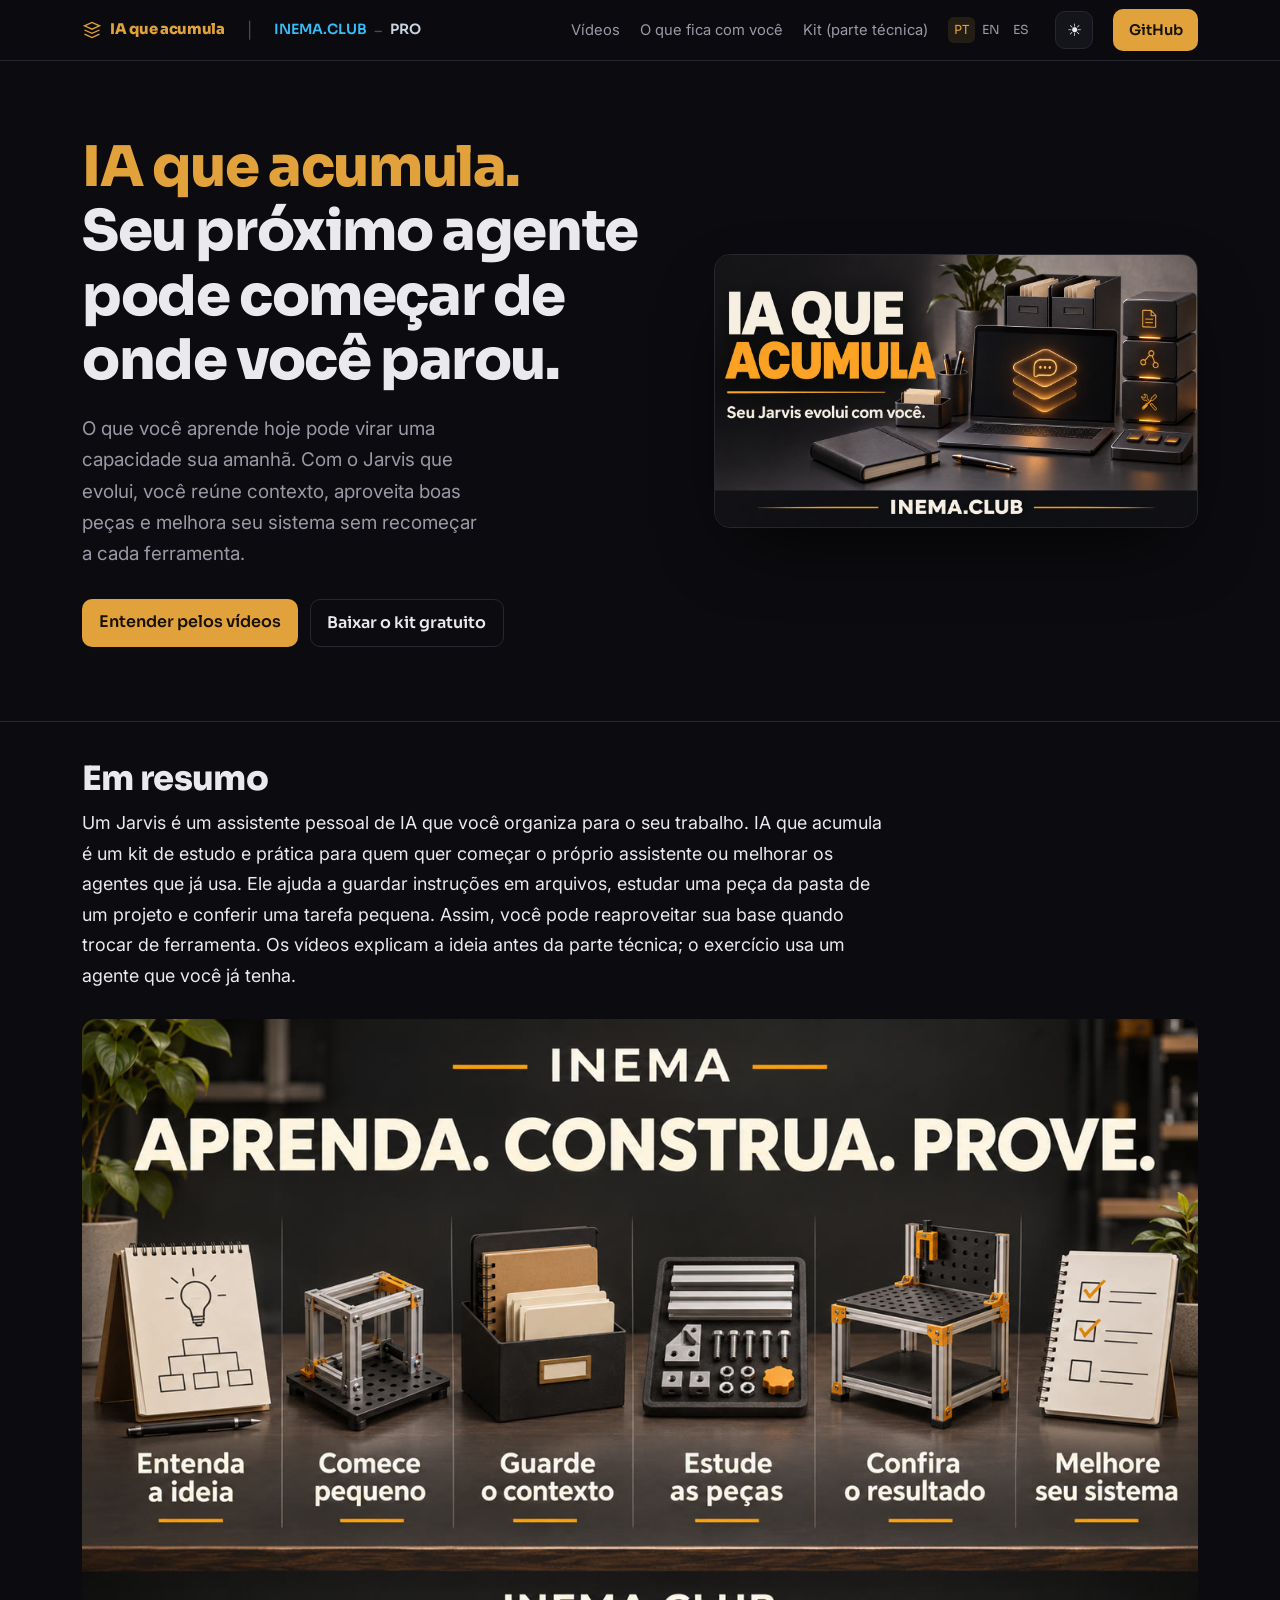
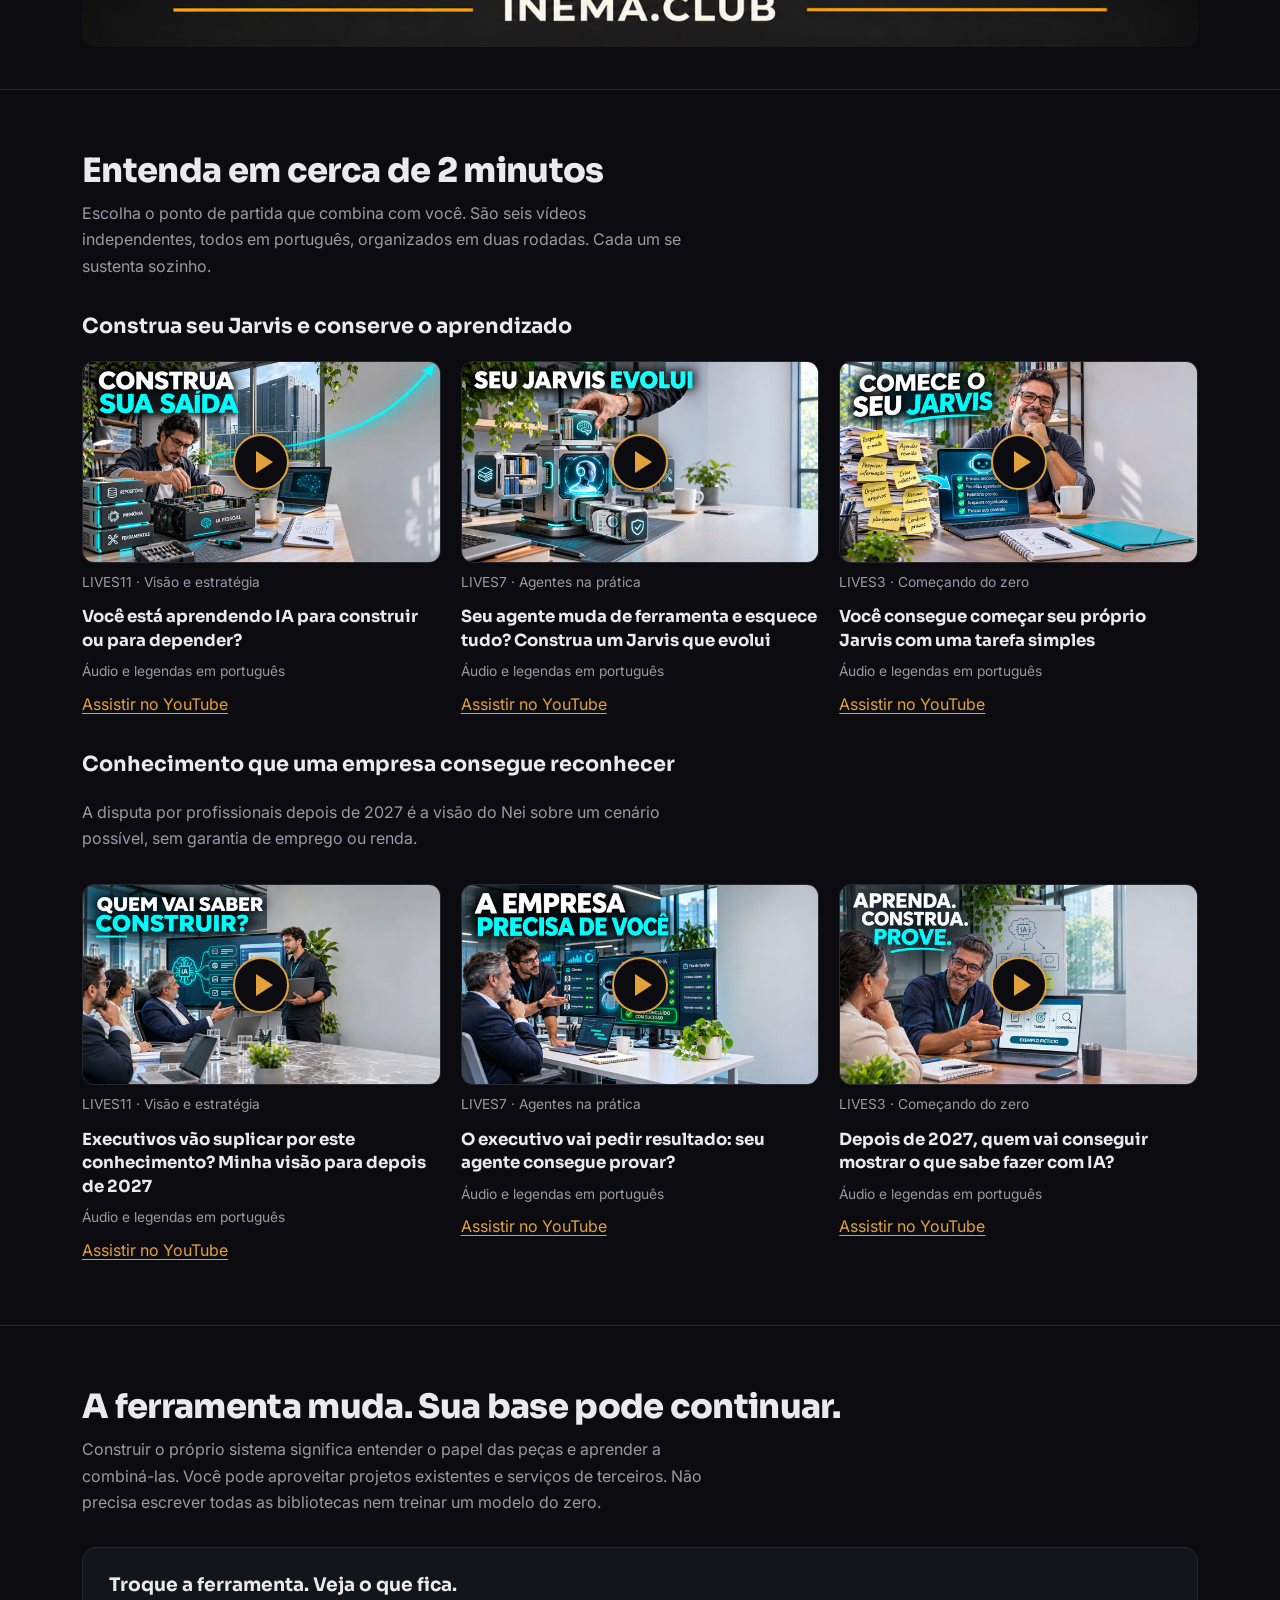
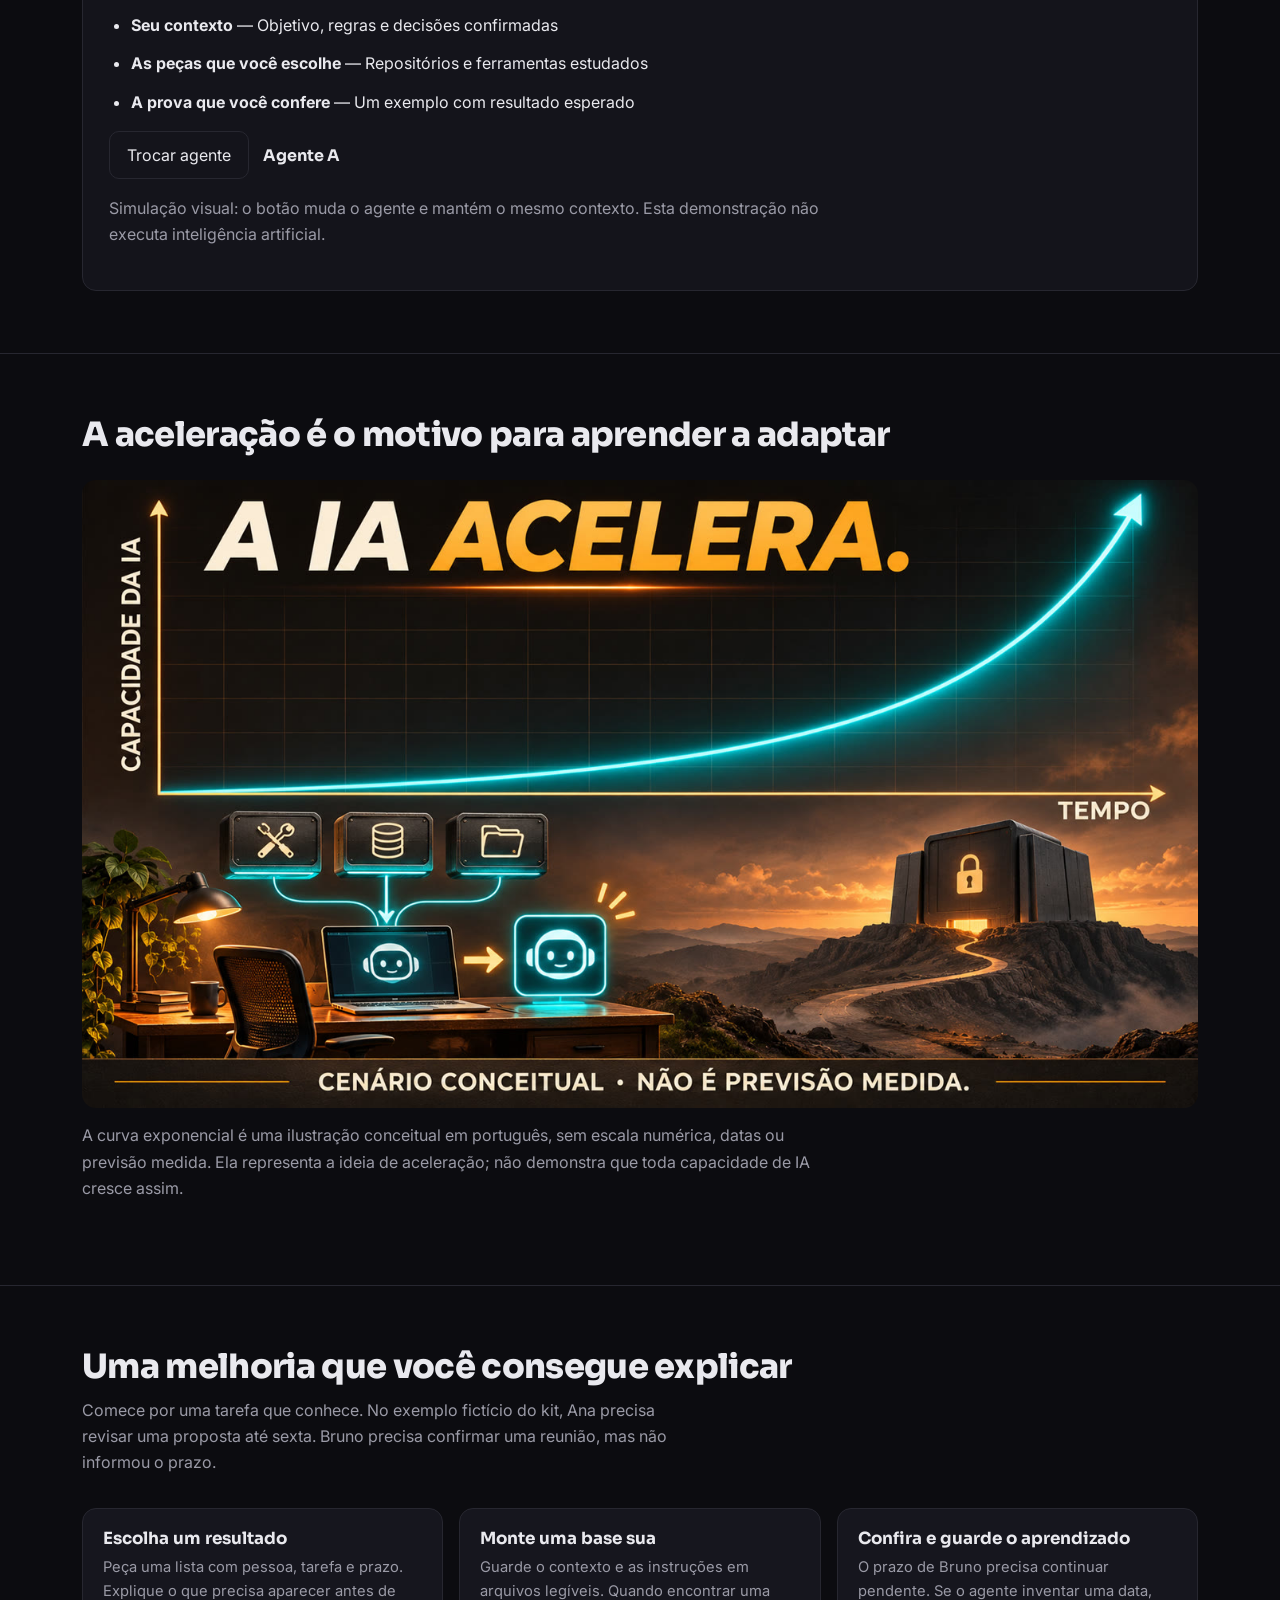
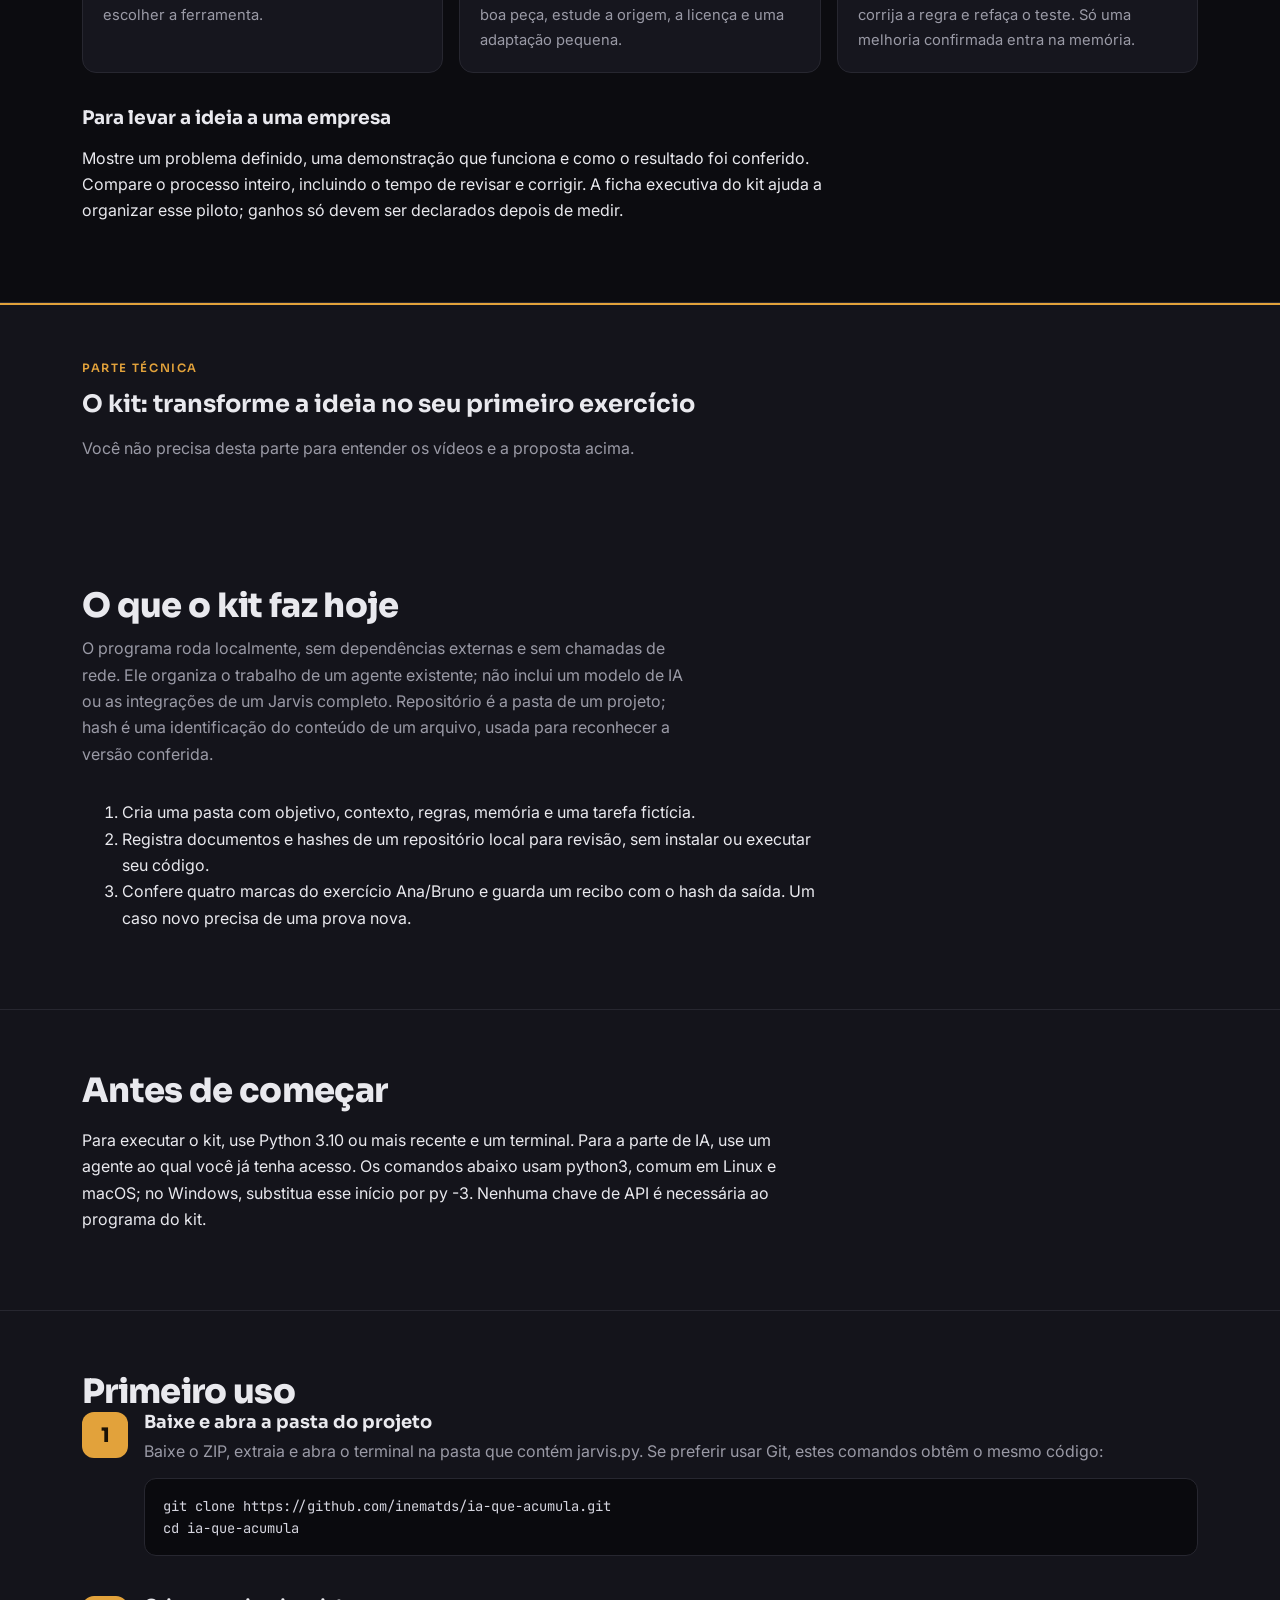
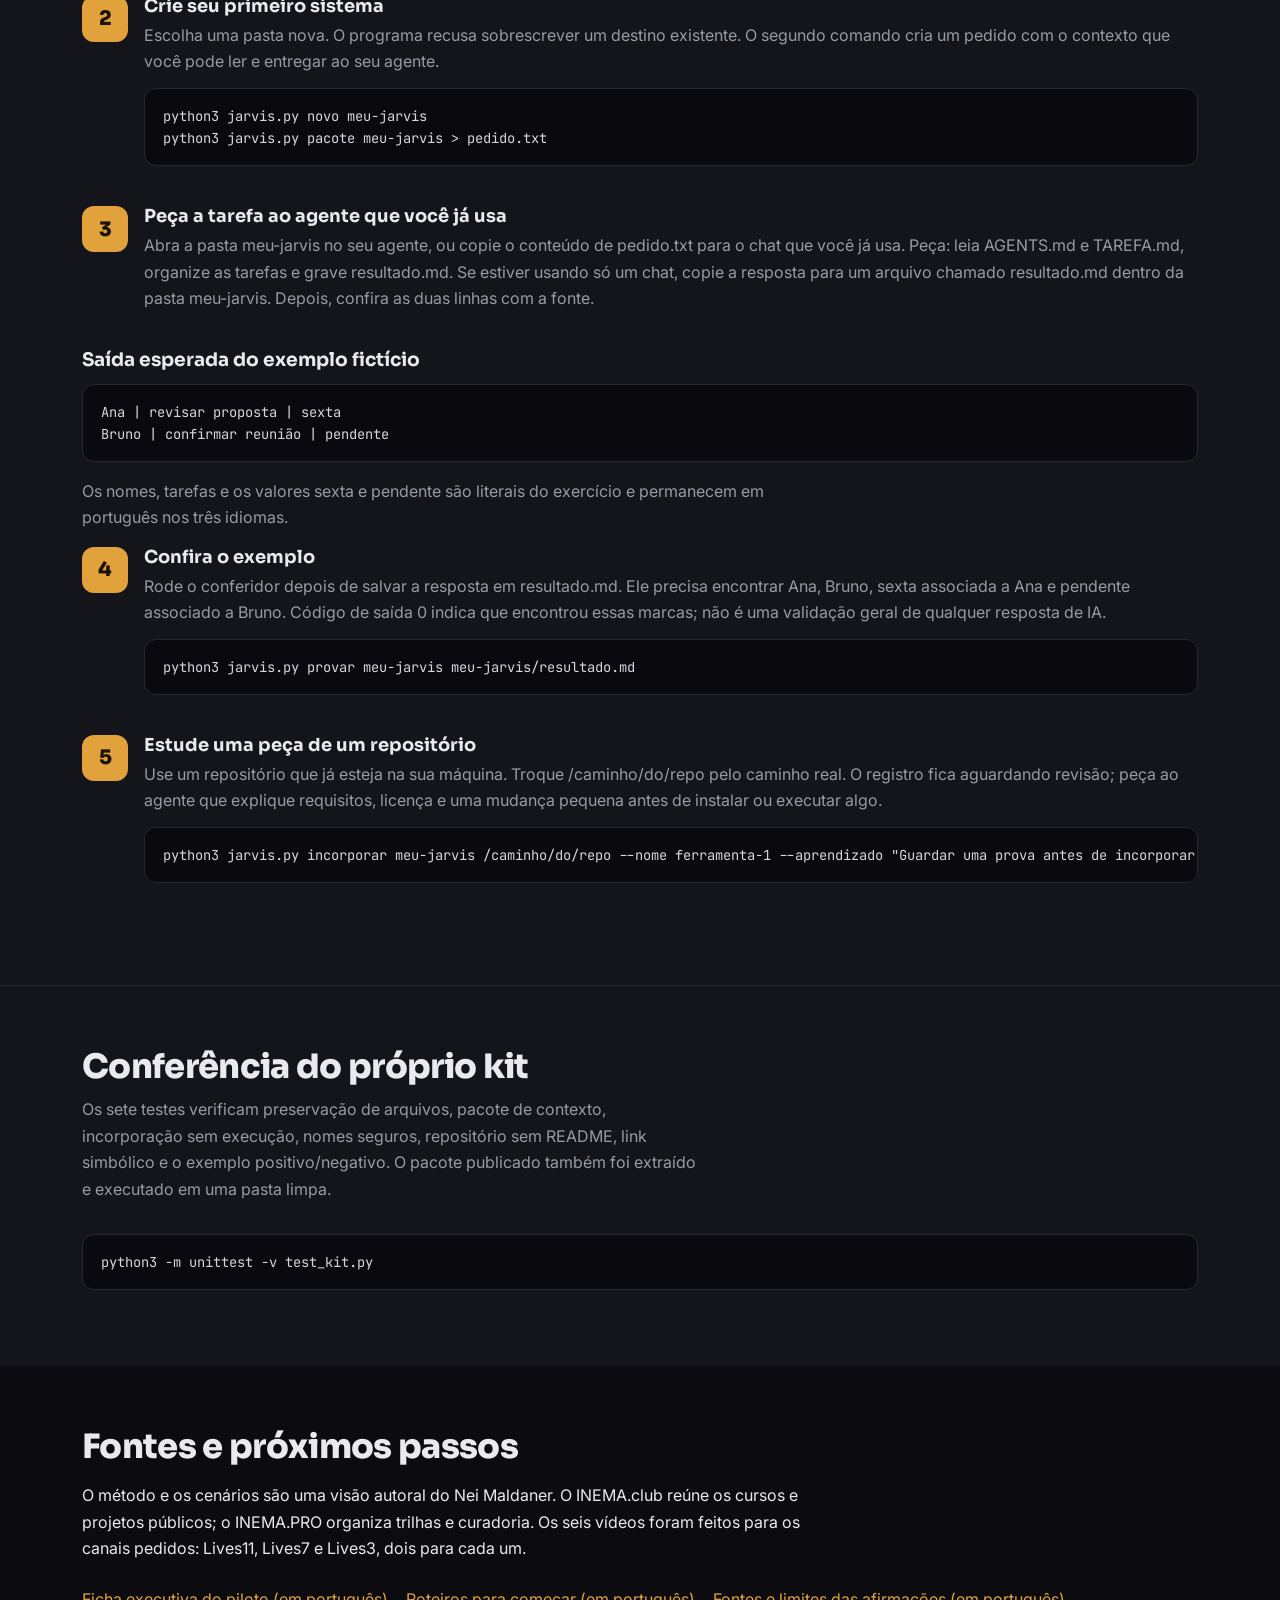
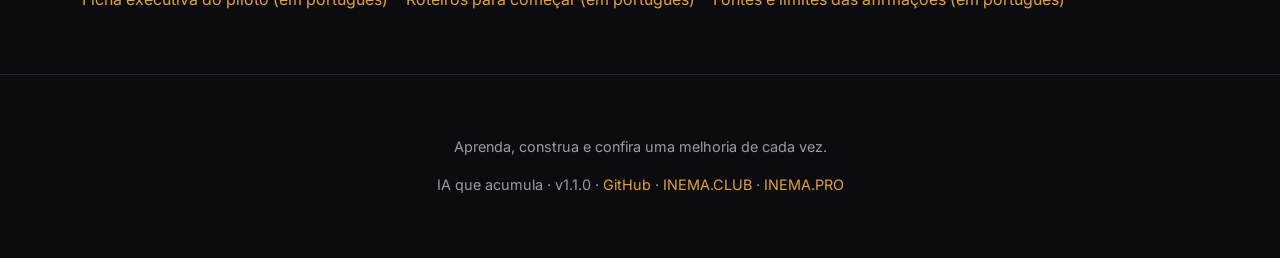
<file: guia/index.html>
<!doctype html><html lang="pt-BR"><head><meta charset="utf-8"><meta name="viewport" content="width=device-width,initial-scale=1"><title>IA que acumula — Seu Jarvis evolui com você</title><meta name="description" content="Construa uma base de trabalho com IA que conserva seu aprendizado. Assista aos seis vídeos e comece pelo kit gratuito de contexto, repositórios e provas."><link rel="canonical" href="https://inematds.github.io/ia-que-acumula/guia/"><link rel="alternate" hreflang="pt-BR" href="https://inematds.github.io/ia-que-acumula/guia/"><link rel="alternate" hreflang="en" href="https://inematds.github.io/ia-que-acumula/guia/en/"><link rel="alternate" hreflang="es" href="https://inematds.github.io/ia-que-acumula/guia/es/"><link rel="preconnect" href="https://fonts.googleapis.com"><link rel="preconnect" href="https://fonts.gstatic.com" crossorigin><link href="https://fonts.googleapis.com/css2?family=Inter:wght@400;500;600;700&family=Sora:wght@600;700;800&family=JetBrains+Mono&display=swap" rel="stylesheet"><style>
  :root{
    --bg:#0c0c10; --bg2:#14141b; --card:#16161e; --line:#272730;
    --txt:#e9e9ee; --mut:#9a9aa6; --amb:#E2A23B; --amb2:#f0c070; --sky:#38bdf8; --pro:#cbd5e1;
    color-scheme:dark;
  }
  body.light{
    --bg:#f6f7f9; --bg2:#eceef2; --card:#ffffff; --line:#e1e3ea;
    --txt:#1a1a22; --mut:#5b5b68; --amb:#b9791d; --amb2:#a16207; --sky:#0369a1; --pro:#b45309;
    color-scheme:light;
  }
  body.light .hero .glow{opacity:.5}
  body.light pre{background:#0e0e14;color:#d6d6e0}
  body.light pre .c{color:#8a8a98}
  *{box-sizing:border-box}
  html{scroll-behavior:smooth}
  body{margin:0;background:var(--bg);color:var(--txt);font:16px/1.65 Inter,system-ui,sans-serif;-webkit-font-smoothing:antialiased}
  h1,h2,h3{font-family:Sora,sans-serif;line-height:1.15;margin:0}
  a{color:var(--amb);text-decoration:none}
  code,pre{font-family:"JetBrains Mono",monospace}
  .wrap{max-width:1160px;margin:0 auto;padding:0 22px}
  .mut{color:var(--mut)} .amb{color:var(--amb)}
  .chip{display:inline-block;font-size:.72rem;letter-spacing:.14em;text-transform:uppercase;color:var(--amb);font-weight:600;font-family:Sora}
  nav{position:sticky;top:0;z-index:30;backdrop-filter:blur(12px);background:rgba(12,12,16,.78);border-bottom:1px solid var(--line)}
  nav .wrap{display:flex;align-items:center;gap:22px;height:60px}
  nav .brand{display:flex;align-items:center;gap:8px;font-family:Sora;font-weight:800;letter-spacing:-.02em;color:var(--amb)}
  nav .brand .emoji{font-size:1.25rem}
  nav .sep{color:var(--mut);opacity:.45}
  nav .inema{color:var(--sky);font-weight:600;font-size:.88rem;font-family:Sora}
  nav .inema:hover{filter:brightness(1.15)}
  nav .pro{color:var(--pro);font-weight:600;font-size:.88rem;font-family:Sora}
  nav .pro:hover{filter:brightness(1.15)}
  nav .clubpro{display:inline-flex;align-items:center;gap:6px}
  nav .links{margin-left:auto;display:flex;align-items:center;gap:20px;font-size:.92rem}
  nav .links a.sec{color:var(--mut)} nav .links a.sec:hover{color:var(--txt)}
  .lang{display:inline-flex;gap:2px;font-family:Sora;font-size:.78rem}
  .lang a{color:var(--mut);padding:.2em .45em;border-radius:6px} .lang a.on{color:var(--amb);background:rgba(226,162,59,.12)}
  .tgl{background:var(--bg2);border:1px solid var(--line);color:var(--txt);width:38px;height:38px;border-radius:10px;cursor:pointer;display:inline-flex;align-items:center;justify-content:center;font-size:1.05rem}
  .tgl:hover{border-color:var(--amb)}
  .btn{display:inline-block;background:var(--amb);color:#1a1206;font-weight:600;padding:.6em 1.05em;border-radius:10px;font-family:Sora}
  .btn.ghost{background:transparent;color:var(--txt);border:1px solid var(--line)}
  @media(max-width:760px){nav .links a.sec{display:none}}
  @media(max-width:520px){nav .wrap{gap:8px;padding:8px 14px;height:auto;flex-wrap:wrap} nav .links{gap:8px;margin-left:0;width:100%;justify-content:space-between} nav .btn{padding:.45em .7em;font-size:.82rem} .tgl{width:34px;height:34px}}
  .hero{position:relative;overflow:hidden;border-bottom:1px solid var(--line)}
  .hero .glow{position:absolute;inset:-40% -20% auto auto;width:70%;height:600px;background:radial-gradient(closest-side,rgba(226,162,59,.22),transparent 70%);pointer-events:none}
  .hero .wrap{display:grid;grid-template-columns:1.1fr .9fr;gap:40px;align-items:center;padding:74px 22px}
  .hero h1{font-size:clamp(2.2rem,5vw,3.5rem);font-weight:800;letter-spacing:-.025em}
  .hero p.lead{font-size:1.18rem;color:var(--mut);margin:1.1em 0 1.6em;max-width:34ch}
  .hero .cta{display:flex;gap:12px;flex-wrap:wrap}
  .hero figure{margin:0;border-radius:16px;overflow:hidden;border:1px solid var(--line);box-shadow:0 30px 80px -30px #000}
  .hero figure img{width:100%;height:auto;display:block}
  .resumo{padding:38px 0 34px;border-bottom:1px solid var(--line)}
  .resumo p{font-size:1.12rem;line-height:1.7;max-width:74ch;margin:.55em 0 0}
  @media(max-width:780px){.hero .wrap{grid-template-columns:1fr;padding:48px 22px}}
  section{padding:62px 0;border-bottom:1px solid var(--line)}
  section h2{font-size:clamp(1.5rem,3.4vw,2.1rem);font-weight:800;letter-spacing:-.02em}
  section .sub{color:var(--mut);margin:.6em 0 2em;max-width:62ch}
  .grid{display:grid;gap:16px}
  .g3{grid-template-columns:repeat(3,1fr)} .g4{grid-template-columns:repeat(4,1fr)} .g2{grid-template-columns:repeat(2,1fr)}
  @media(max-width:820px){.g3,.g4{grid-template-columns:1fr 1fr}}
  @media(max-width:540px){.g2,.g3,.g4{grid-template-columns:1fr}}
  .card{background:var(--card);border:1px solid var(--line);border-radius:14px;padding:20px}
  .card h3{font-size:1.05rem;margin-bottom:.4em}
  .card p{color:var(--mut);font-size:.92rem;margin:0}
  .num{display:inline-flex;width:30px;height:30px;align-items:center;justify-content:center;border-radius:8px;background:rgba(226,162,59,.14);color:var(--amb);font-family:Sora;font-weight:800;font-size:.9rem;margin-bottom:.7em}
  .flow{display:flex;flex-wrap:wrap;gap:8px;align-items:center;margin-top:10px}
  .flow span{background:var(--bg2);border:1px solid var(--line);border-radius:999px;padding:.45em .9em;font-size:.85rem;font-family:Sora;font-weight:600}
  .flow .arr{color:var(--amb);border:none;background:none;padding:0 .1em}
  pre{background:#0a0a0e;border:1px solid var(--line);border-radius:12px;padding:16px 18px;overflow:auto;font-size:.86rem;line-height:1.6;color:#d6d6e0}
  pre .c{color:#6f6f7c} pre .k{color:var(--amb2)} pre .s{color:#9ece6a}
  .step{display:grid;grid-template-columns:46px minmax(0,1fr);gap:16px;margin-bottom:26px}
  .step>div,.card{min-width:0}
  p code,li code,td code{overflow-wrap:anywhere}
  .step .b{width:46px;height:46px;border-radius:12px;background:var(--amb);color:#1a1206;font-family:Sora;font-weight:800;font-size:1.25rem;display:flex;align-items:center;justify-content:center}
  .step h3{font-size:1.12rem;margin-bottom:.3em}
  .step p{color:var(--mut);margin:.2em 0 .7em}
  .ex{display:grid;grid-template-columns:1fr 1fr;gap:18px}
  @media(max-width:680px){.ex{grid-template-columns:1fr}}
  .ex figure{margin:0;border-radius:14px;overflow:hidden;border:1px solid var(--line)}
  .ex figure img{width:100%;height:auto;display:block}
  .ex figcaption{padding:12px 14px;font-size:.88rem;color:var(--mut);background:var(--card)}
  .phase{display:flex;gap:14px;padding:16px 0;border-bottom:1px solid var(--line)}
  .phase:last-child{border:none}
  .phase .tag{flex:0 0 92px;font-family:Sora;font-weight:800;color:var(--amb)}
  .phase .d strong{display:block;margin-bottom:.2em}
  .phase .d span{color:var(--mut);font-size:.92rem}
  footer{padding:46px 0;text-align:center;color:var(--mut);font-size:.9rem}
  .pill{display:inline-block;border:1px solid var(--line);border-radius:999px;padding:.3em .8em;font-size:.78rem;color:var(--mut);margin:0 4px}

.reading{max-width:74ch}.wide{width:100%;height:auto;display:block;border-radius:14px;margin:26px 0 0}.techhead{background:var(--bg2);border-top:2px solid var(--amb);padding:48px 0}.techzone{background:var(--bg2)}.techzone section:last-child{border-bottom:0}.videos{display:grid;grid-template-columns:repeat(3,minmax(0,1fr));gap:28px 20px}.video-card{min-width:0}.video-card h3{font-size:1.04rem;line-height:1.4;margin:12px 0 8px}.video-card p{font-size:.86rem;color:var(--mut);margin:8px 0}.video-card a{text-decoration:underline;text-underline-offset:3px}.player{aspect-ratio:16/9;position:relative;background:var(--bg2);border:1px solid var(--line);overflow:hidden;border-radius:12px}.player iframe{width:100%;height:100%;border:0;display:block}.play{border:0;background:transparent;width:100%;height:100%;padding:0;cursor:pointer;position:relative;display:block;color:var(--txt)}.play img{width:100%;height:100%;object-fit:cover;display:block}.play svg{position:absolute;left:calc(50% - 28px);top:calc(50% - 28px);width:56px;height:56px;filter:drop-shadow(0 3px 9px #0009)}.round{margin:36px 0 22px;font-size:1.3rem}.sim{margin:26px 0 0;padding:26px;background:var(--bg2);border:1px solid var(--line);border-radius:14px}.sim ul{padding-left:22px}.sim li{margin:12px 0}.sim button{border:1px solid var(--line);cursor:pointer;font:inherit}.sim .agent{display:inline-block;margin-left:14px;font-family:Sora,sans-serif;font-weight:700}.flow .arr{background:transparent}.techhead h2{margin:12px 0}.round-note{max-width:74ch}.source-links{display:flex;flex-wrap:wrap;gap:18px;margin-top:24px}a:focus-visible,button:focus-visible{outline:3px solid var(--sky);outline-offset:4px}section,header,.techhead{scroll-margin-top:100px}figure{margin:22px 0}figure img{max-width:100%;height:auto}.skip{position:absolute;left:14px;top:-100px;z-index:99;background:var(--amb);color:var(--bg);padding:10px}.skip:focus{top:8px}nav .brand{max-width:180px;line-height:1.2;font-size:.92rem}.reading p{margin:1em 0}.banner-grade{width:100%;height:auto;margin-top:28px;border-radius:14px}.graph figcaption{color:var(--mut);max-width:74ch;margin-top:14px}.video-language{font-size:.8rem}.clip-link{display:inline-block;margin-top:6px}body.light nav{background:var(--bg)}.brand svg{flex:0 0 20px;width:20px;height:20px}@media(max-width:940px){.videos{grid-template-columns:1fr 1fr}}@media(max-width:600px){.videos{grid-template-columns:1fr}.hero h1{font-size:2.2rem}.sim{padding:18px}section{padding:42px 0}.phase{flex-wrap:wrap}}@media(prefers-reduced-motion:reduce){html{scroll-behavior:auto}*{transition:none!important;animation:none!important}}
</style></head><body><a class="skip" href="#resumo">Em resumo</a><nav><div class="wrap"><a class="brand" href="#top"><svg viewBox="0 0 24 24" aria-hidden="true" fill="none" stroke="currentColor" stroke-width="1.6"><path d="m3 7 9-4 9 4-9 4-9-4Zm0 5 9 4 9-4M3 17l9 4 9-4"/></svg>IA que acumula</a><span class="sep">|</span><span class="clubpro"><a class="inema" href="https://inema.club" target="_blank" rel="noopener">INEMA.CLUB</a><span class="sep">−</span><a class="pro" href="https://inema.pro" target="_blank" rel="noopener">PRO</a></span><div class="links"><a class="sec" href="#video">Vídeos</a><a class="sec" href="#metodo">O que fica com você</a><a class="sec" href="#tecnico">Kit (parte técnica)</a><span class="lang" aria-label="Language"><a href="./" lang="pt" class="on" aria-current="page">PT</a><a href="en/" lang="en">EN</a><a href="es/" lang="es">ES</a></span><button class="tgl" id="theme" type="button" aria-label="Alternar tema claro e escuro">☀</button><a class="btn" href="https://github.com/inematds/ia-que-acumula" target="_blank" rel="noopener">GitHub</a></div></div></nav>
<main id="top"><header class="hero"><div class="wrap"><div><h1><span class="amb">IA que acumula.</span><br>Seu próximo agente pode começar de onde você parou.</h1><p class="lead">O que você aprende hoje pode virar uma capacidade sua amanhã. Com o Jarvis que evolui, você reúne contexto, aproveita boas peças e melhora seu sistema sem recomeçar a cada ferramenta.</p><div class="cta"><a class="btn" href="#video">Entender pelos vídeos</a><a class="btn ghost" href="https://github.com/inematds/ia-que-acumula/archive/refs/heads/main.zip">Baixar o kit gratuito</a></div></div><figure><img src="assets/banner.jpg" alt="Seu Jarvis evolui com você" width="1400" height="788" fetchpriority="high"></figure></div></header>
<section id="resumo" class="resumo"><div class="wrap"><h2>Em resumo</h2><p>Um Jarvis é um assistente pessoal de IA que você organiza para o seu trabalho. IA que acumula é um kit de estudo e prática para quem quer começar o próprio assistente ou melhorar os agentes que já usa. Ele ajuda a guardar instruções em arquivos, estudar uma peça da pasta de um projeto e conferir uma tarefa pequena. Assim, você pode reaproveitar sua base quando trocar de ferramenta. Os vídeos explicam a ideia antes da parte técnica; o exercício usa um agente que você já tenha.</p><img class="banner-grade" src="assets/banner-grade.jpg" alt="APRENDA. CONSTRUA. PROVE." width="1400" height="788" loading="lazy"></div></section>
<section id="video"><div class="wrap"><h2>Entenda em cerca de 2 minutos</h2><p class="sub">Escolha o ponto de partida que combina com você. São seis vídeos independentes, todos em português, organizados em duas rodadas. Cada um se sustenta sozinho.</p><h3 class="round">Construa seu Jarvis e conserve o aprendizado</h3><div class="videos"><article class="video-card" data-video-id="vB_O6xsU3l8"><div class="player"><button class="play" type="button" data-play="vB_O6xsU3l8" aria-label="Reproduzir vídeo: Você está aprendendo IA para construir ou para depender?"><img src="assets/video-onda-lives11.jpg" alt="" width="640" height="360" loading="lazy"><svg viewBox="0 0 56 56" aria-hidden="true"><circle cx="28" cy="28" r="27" fill="#0c0c10" stroke="#E2A23B" stroke-width="2"/><path d="M23 17L40 28 23 39Z" fill="#E2A23B"/></svg></button></div><p>LIVES11 · Visão e estratégia</p><h3>Você está aprendendo IA para construir ou para depender?</h3><p class="video-language">Áudio e legendas em português</p><a href="https://www.youtube.com/watch?v=vB_O6xsU3l8" target="_blank" rel="noopener">Assistir no YouTube</a></article><article class="video-card" data-video-id="h_-Hup9KPvA"><div class="player"><button class="play" type="button" data-play="h_-Hup9KPvA" aria-label="Reproduzir vídeo: Seu agente muda de ferramenta e esquece tudo? Construa um Jarvis que evolui"><img src="assets/video-onda-lives7.jpg" alt="" width="640" height="360" loading="lazy"><svg viewBox="0 0 56 56" aria-hidden="true"><circle cx="28" cy="28" r="27" fill="#0c0c10" stroke="#E2A23B" stroke-width="2"/><path d="M23 17L40 28 23 39Z" fill="#E2A23B"/></svg></button></div><p>LIVES7 · Agentes na prática</p><h3>Seu agente muda de ferramenta e esquece tudo? Construa um Jarvis que evolui</h3><p class="video-language">Áudio e legendas em português</p><a href="https://www.youtube.com/watch?v=h_-Hup9KPvA" target="_blank" rel="noopener">Assistir no YouTube</a></article><article class="video-card" data-video-id="dKIzL6vfJuI"><div class="player"><button class="play" type="button" data-play="dKIzL6vfJuI" aria-label="Reproduzir vídeo: Você consegue começar seu próprio Jarvis com uma tarefa simples"><img src="assets/video-onda-lives3.jpg" alt="" width="640" height="360" loading="lazy"><svg viewBox="0 0 56 56" aria-hidden="true"><circle cx="28" cy="28" r="27" fill="#0c0c10" stroke="#E2A23B" stroke-width="2"/><path d="M23 17L40 28 23 39Z" fill="#E2A23B"/></svg></button></div><p>LIVES3 · Começando do zero</p><h3>Você consegue começar seu próprio Jarvis com uma tarefa simples</h3><p class="video-language">Áudio e legendas em português</p><a href="https://www.youtube.com/watch?v=dKIzL6vfJuI" target="_blank" rel="noopener">Assistir no YouTube</a></article></div><h3 class="round">Conhecimento que uma empresa consegue reconhecer</h3><p class="sub round-note">A disputa por profissionais depois de 2027 é a visão do Nei sobre um cenário possível, sem garantia de emprego ou renda.</p><div class="videos"><article class="video-card" data-video-id="u5r1WbLCECA"><div class="player"><button class="play" type="button" data-play="u5r1WbLCECA" aria-label="Reproduzir vídeo: Executivos vão suplicar por este conhecimento? Minha visão para depois de 2027"><img src="assets/video-executivos-lives11.jpg" alt="" width="640" height="360" loading="lazy"><svg viewBox="0 0 56 56" aria-hidden="true"><circle cx="28" cy="28" r="27" fill="#0c0c10" stroke="#E2A23B" stroke-width="2"/><path d="M23 17L40 28 23 39Z" fill="#E2A23B"/></svg></button></div><p>LIVES11 · Visão e estratégia</p><h3>Executivos vão suplicar por este conhecimento? Minha visão para depois de 2027</h3><p class="video-language">Áudio e legendas em português</p><a href="https://www.youtube.com/watch?v=u5r1WbLCECA" target="_blank" rel="noopener">Assistir no YouTube</a></article><article class="video-card" data-video-id="z43_SC4TXqI"><div class="player"><button class="play" type="button" data-play="z43_SC4TXqI" aria-label="Reproduzir vídeo: O executivo vai pedir resultado: seu agente consegue provar?"><img src="assets/video-executivos-lives7.jpg" alt="" width="640" height="360" loading="lazy"><svg viewBox="0 0 56 56" aria-hidden="true"><circle cx="28" cy="28" r="27" fill="#0c0c10" stroke="#E2A23B" stroke-width="2"/><path d="M23 17L40 28 23 39Z" fill="#E2A23B"/></svg></button></div><p>LIVES7 · Agentes na prática</p><h3>O executivo vai pedir resultado: seu agente consegue provar?</h3><p class="video-language">Áudio e legendas em português</p><a href="https://www.youtube.com/watch?v=z43_SC4TXqI" target="_blank" rel="noopener">Assistir no YouTube</a></article><article class="video-card" data-video-id="mpg1y5G99SQ"><div class="player"><button class="play" type="button" data-play="mpg1y5G99SQ" aria-label="Reproduzir vídeo: Depois de 2027, quem vai conseguir mostrar o que sabe fazer com IA?"><img src="assets/video-executivos-lives3.jpg" alt="" width="640" height="360" loading="lazy"><svg viewBox="0 0 56 56" aria-hidden="true"><circle cx="28" cy="28" r="27" fill="#0c0c10" stroke="#E2A23B" stroke-width="2"/><path d="M23 17L40 28 23 39Z" fill="#E2A23B"/></svg></button></div><p>LIVES3 · Começando do zero</p><h3>Depois de 2027, quem vai conseguir mostrar o que sabe fazer com IA?</h3><p class="video-language">Áudio e legendas em português</p><a href="https://www.youtube.com/watch?v=mpg1y5G99SQ" target="_blank" rel="noopener">Assistir no YouTube</a></article></div></div></section>
<section id="metodo"><div class="wrap"><h2>A ferramenta muda. Sua base pode continuar.</h2><p class="sub">Construir o próprio sistema significa entender o papel das peças e aprender a combiná-las. Você pode aproveitar projetos existentes e serviços de terceiros. Não precisa escrever todas as bibliotecas nem treinar um modelo do zero.</p><div class="sim"><h3>Troque a ferramenta. Veja o que fica.</h3><ul><li><strong>Seu contexto</strong> — Objetivo, regras e decisões confirmadas</li><li><strong>As peças que você escolhe</strong> — Repositórios e ferramentas estudados</li><li><strong>A prova que você confere</strong> — Um exemplo com resultado esperado</li></ul><button class="btn ghost" id="switch-agent" type="button">Trocar agente</button><span class="agent" id="agent-name" role="status">Agente A</span><p class="mut reading">Simulação visual: o botão muda o agente e mantém o mesmo contexto. Esta demonstração não executa inteligência artificial.</p></div></div></section>
<section id="aceleracao"><div class="wrap"><h2>A aceleração é o motivo para aprender a adaptar</h2><figure class="graph"><img class="wide" src="assets/grafico-ia-exponencial.jpg" alt="Curva conceitual de aceleração da IA, com um assistente pessoal modular e uma plataforma fechada ao fundo" width="1400" height="788" loading="lazy"><figcaption>A curva exponencial é uma ilustração conceitual em português, sem escala numérica, datas ou previsão medida. Ela representa a ideia de aceleração; não demonstra que toda capacidade de IA cresce assim.</figcaption></figure></div></section>
<section id="plano"><div class="wrap"><h2>Uma melhoria que você consegue explicar</h2><p class="sub">Comece por uma tarefa que conhece. No exemplo fictício do kit, Ana precisa revisar uma proposta até sexta. Bruno precisa confirmar uma reunião, mas não informou o prazo.</p><div class="grid g3"><div class="card"><h3>Escolha um resultado</h3><p>Peça uma lista com pessoa, tarefa e prazo. Explique o que precisa aparecer antes de escolher a ferramenta.</p></div><div class="card"><h3>Monte uma base sua</h3><p>Guarde o contexto e as instruções em arquivos legíveis. Quando encontrar uma boa peça, estude a origem, a licença e uma adaptação pequena.</p></div><div class="card"><h3>Confira e guarde o aprendizado</h3><p>O prazo de Bruno precisa continuar pendente. Se o agente inventar uma data, corrija a regra e refaça o teste. Só uma melhoria confirmada entra na memória.</p></div></div><div class="reading"><h3 style="margin-top:34px">Para levar a ideia a uma empresa</h3><p>Mostre um problema definido, uma demonstração que funciona e como o resultado foi conferido. Compare o processo inteiro, incluindo o tempo de revisar e corrigir. A ficha executiva do kit ajuda a organizar esse piloto; ganhos só devem ser declarados depois de medir.</p></div></div></section>
<div id="tecnico" class="techhead"><div class="wrap"><span class="chip">Parte técnica</span><h2>O kit: transforme a ideia no seu primeiro exercício</h2><p class="mut">Você não precisa desta parte para entender os vídeos e a proposta acima.</p></div></div><div class="techzone"><section id="oque"><div class="wrap"><h2>O que o kit faz hoje</h2><p class="sub">O programa roda localmente, sem dependências externas e sem chamadas de rede. Ele organiza o trabalho de um agente existente; não inclui um modelo de IA ou as integrações de um Jarvis completo. Repositório é a pasta de um projeto; hash é uma identificação do conteúdo de um arquivo, usada para reconhecer a versão conferida.</p><ol class="reading"><li>Cria uma pasta com objetivo, contexto, regras, memória e uma tarefa fictícia.</li><li>Registra documentos e hashes de um repositório local para revisão, sem instalar ou executar seu código.</li><li>Confere quatro marcas do exercício Ana/Bruno e guarda um recibo com o hash da saída. Um caso novo precisa de uma prova nova.</li></ol></div></section><section id="pre"><div class="wrap"><h2>Antes de começar</h2><p class="reading">Para executar o kit, use Python 3.10 ou mais recente e um terminal. Para a parte de IA, use um agente ao qual você já tenha acesso. Os comandos abaixo usam python3, comum em Linux e macOS; no Windows, substitua esse início por py -3. Nenhuma chave de API é necessária ao programa do kit.</p></div></section><section id="guia"><div class="wrap"><h2>Primeiro uso</h2><div class="step"><div class="b">1</div><div><h3>Baixe e abra a pasta do projeto</h3><p>Baixe o ZIP, extraia e abra o terminal na pasta que contém jarvis.py. Se preferir usar Git, estes comandos obtêm o mesmo código:</p><pre><code>git clone https://github.com/inematds/ia-que-acumula.git
cd ia-que-acumula</code></pre></div></div><div class="step"><div class="b">2</div><div><h3>Crie seu primeiro sistema</h3><p>Escolha uma pasta nova. O programa recusa sobrescrever um destino existente. O segundo comando cria um pedido com o contexto que você pode ler e entregar ao seu agente.</p><pre><code>python3 jarvis.py novo meu-jarvis
python3 jarvis.py pacote meu-jarvis &gt; pedido.txt</code></pre></div></div><div class="step"><div class="b">3</div><div><h3>Peça a tarefa ao agente que você já usa</h3><p>Abra a pasta meu-jarvis no seu agente, ou copie o conteúdo de pedido.txt para o chat que você já usa. Peça: leia AGENTS.md e TAREFA.md, organize as tarefas e grave resultado.md. Se estiver usando só um chat, copie a resposta para um arquivo chamado resultado.md dentro da pasta meu-jarvis. Depois, confira as duas linhas com a fonte.</p></div></div><h3>Saída esperada do exemplo fictício</h3><pre><code>Ana | revisar proposta | sexta
Bruno | confirmar reunião | pendente</code></pre><p class="mut reading">Os nomes, tarefas e os valores sexta e pendente são literais do exercício e permanecem em português nos três idiomas.</p><div class="step"><div class="b">4</div><div><h3>Confira o exemplo</h3><p>Rode o conferidor depois de salvar a resposta em resultado.md. Ele precisa encontrar Ana, Bruno, sexta associada a Ana e pendente associado a Bruno. Código de saída 0 indica que encontrou essas marcas; não é uma validação geral de qualquer resposta de IA.</p><pre><code>python3 jarvis.py provar meu-jarvis meu-jarvis/resultado.md</code></pre></div></div><div class="step"><div class="b">5</div><div><h3>Estude uma peça de um repositório</h3><p>Use um repositório que já esteja na sua máquina. Troque /caminho/do/repo pelo caminho real. O registro fica aguardando revisão; peça ao agente que explique requisitos, licença e uma mudança pequena antes de instalar ou executar algo.</p><pre><code>python3 jarvis.py incorporar meu-jarvis /caminho/do/repo --nome ferramenta-1 --aprendizado &quot;Guardar uma prova antes de incorporar&quot;</code></pre></div></div></div></section><section id="testes"><div class="wrap"><h2>Conferência do próprio kit</h2><p class="sub">Os sete testes verificam preservação de arquivos, pacote de contexto, incorporação sem execução, nomes seguros, repositório sem README, link simbólico e o exemplo positivo/negativo. O pacote publicado também foi extraído e executado em uma pasta limpa.</p><pre><code>python3 -m unittest -v test_kit.py</code></pre></div></section></div><section id="fontes"><div class="wrap"><h2>Fontes e próximos passos</h2><p class="reading">O método e os cenários são uma visão autoral do Nei Maldaner. O INEMA.club reúne os cursos e projetos públicos; o INEMA.PRO organiza trilhas e curadoria. Os seis vídeos foram feitos para os canais pedidos: Lives11, Lives7 e Lives3, dois para cada um.</p><div class="source-links"><a href="../FICHA-EXECUTIVA.md">Ficha executiva do piloto (em português)</a><a href="../COMECE-POR-AQUI.md">Roteiros para começar (em português)</a><a href="../FONTES.md">Fontes e limites das afirmações (em português)</a></div></div></section></main><footer><div class="wrap"><p>Aprenda, construa e confira uma melhoria de cada vez.</p><p>IA que acumula · v1.1.0 · <a href="https://github.com/inematds/ia-que-acumula">GitHub</a> · <a href="https://inema.club" target="_blank" rel="noopener">INEMA.CLUB</a> · <a href="https://inema.pro" target="_blank" rel="noopener">INEMA.PRO</a></p></div></footer><script>(()=>{const theme=document.getElementById('theme'),key='ia-que-acumula-theme';function apply(light){document.body.classList.toggle('light',light);theme.textContent=light?'☾':'☀';theme.setAttribute('aria-pressed',String(light))}try{apply(localStorage.getItem(key)==='light')}catch{}theme.addEventListener('click',()=>{const light=!document.body.classList.contains('light');apply(light);try{localStorage.setItem(key,light?'light':'dark')}catch{}});const words={"agentA": "Agente A", "agentB": "Agente B"};let alternate=false;document.getElementById('switch-agent').addEventListener('click',()=>{alternate=!alternate;document.getElementById('agent-name').textContent=alternate?words.agentB:words.agentA});document.querySelectorAll('[data-play]').forEach(button=>button.addEventListener('click',()=>{const frame=document.createElement('iframe');frame.src='https://www.youtube-nocookie.com/embed/'+button.dataset.play+'?autoplay=1';frame.title=button.getAttribute('aria-label');frame.allow='accelerometer; autoplay; clipboard-write; encrypted-media; gyroscope; picture-in-picture; web-share';frame.allowFullscreen=true;frame.referrerPolicy='strict-origin-when-cross-origin';button.parentElement.replaceChildren(frame)}))})();</script></body></html>
</file>
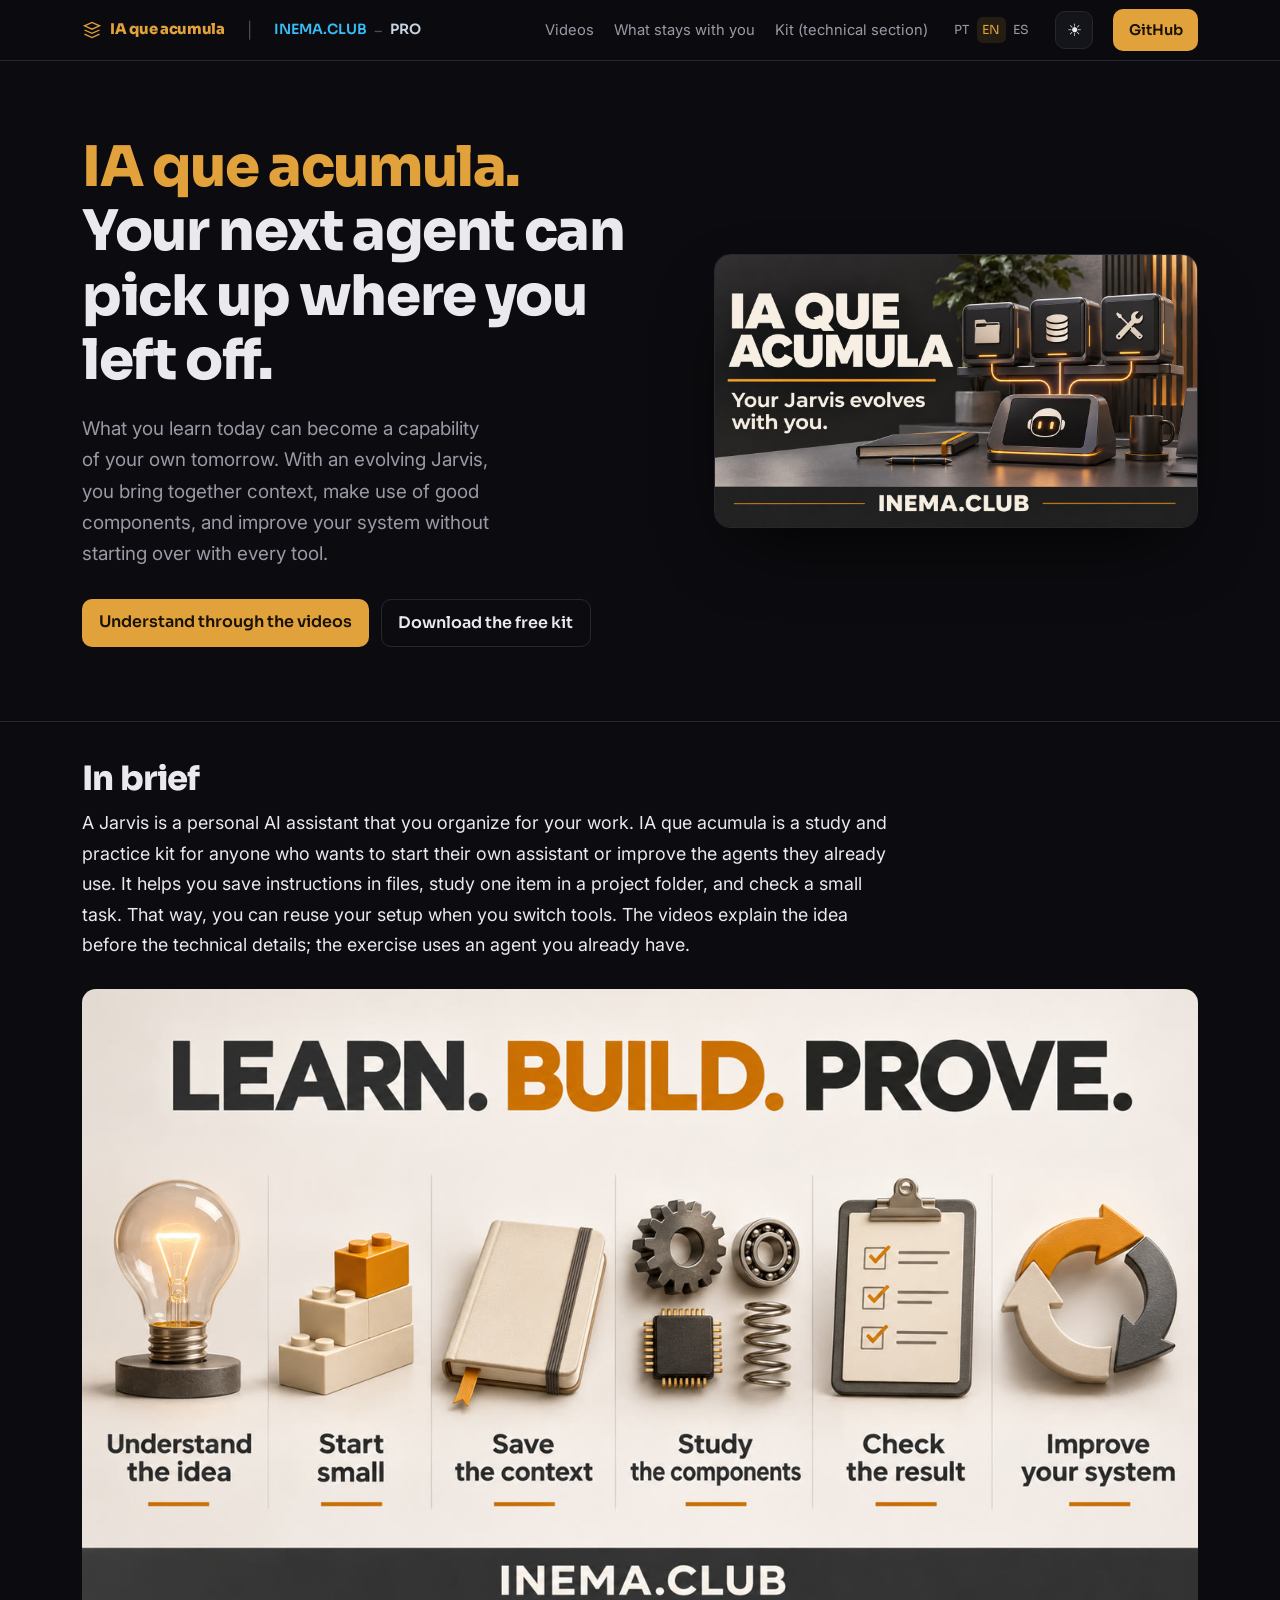
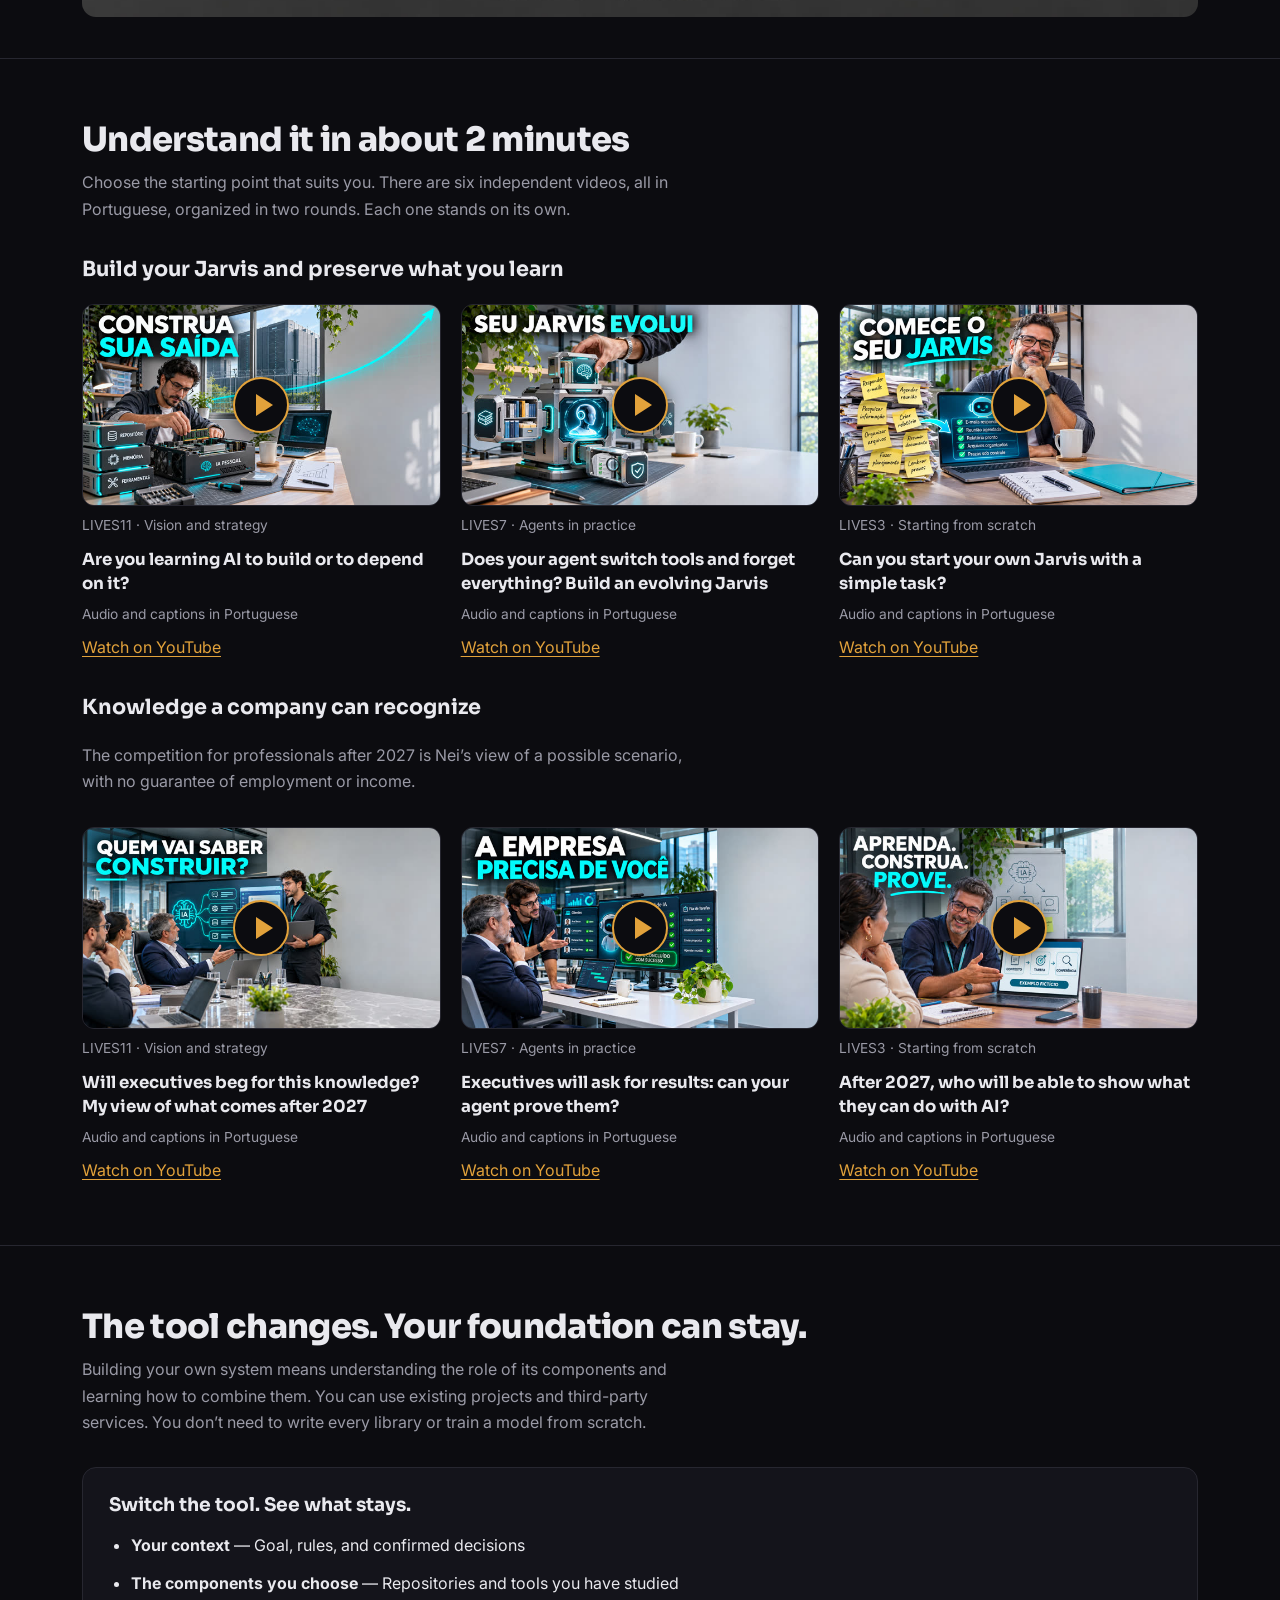
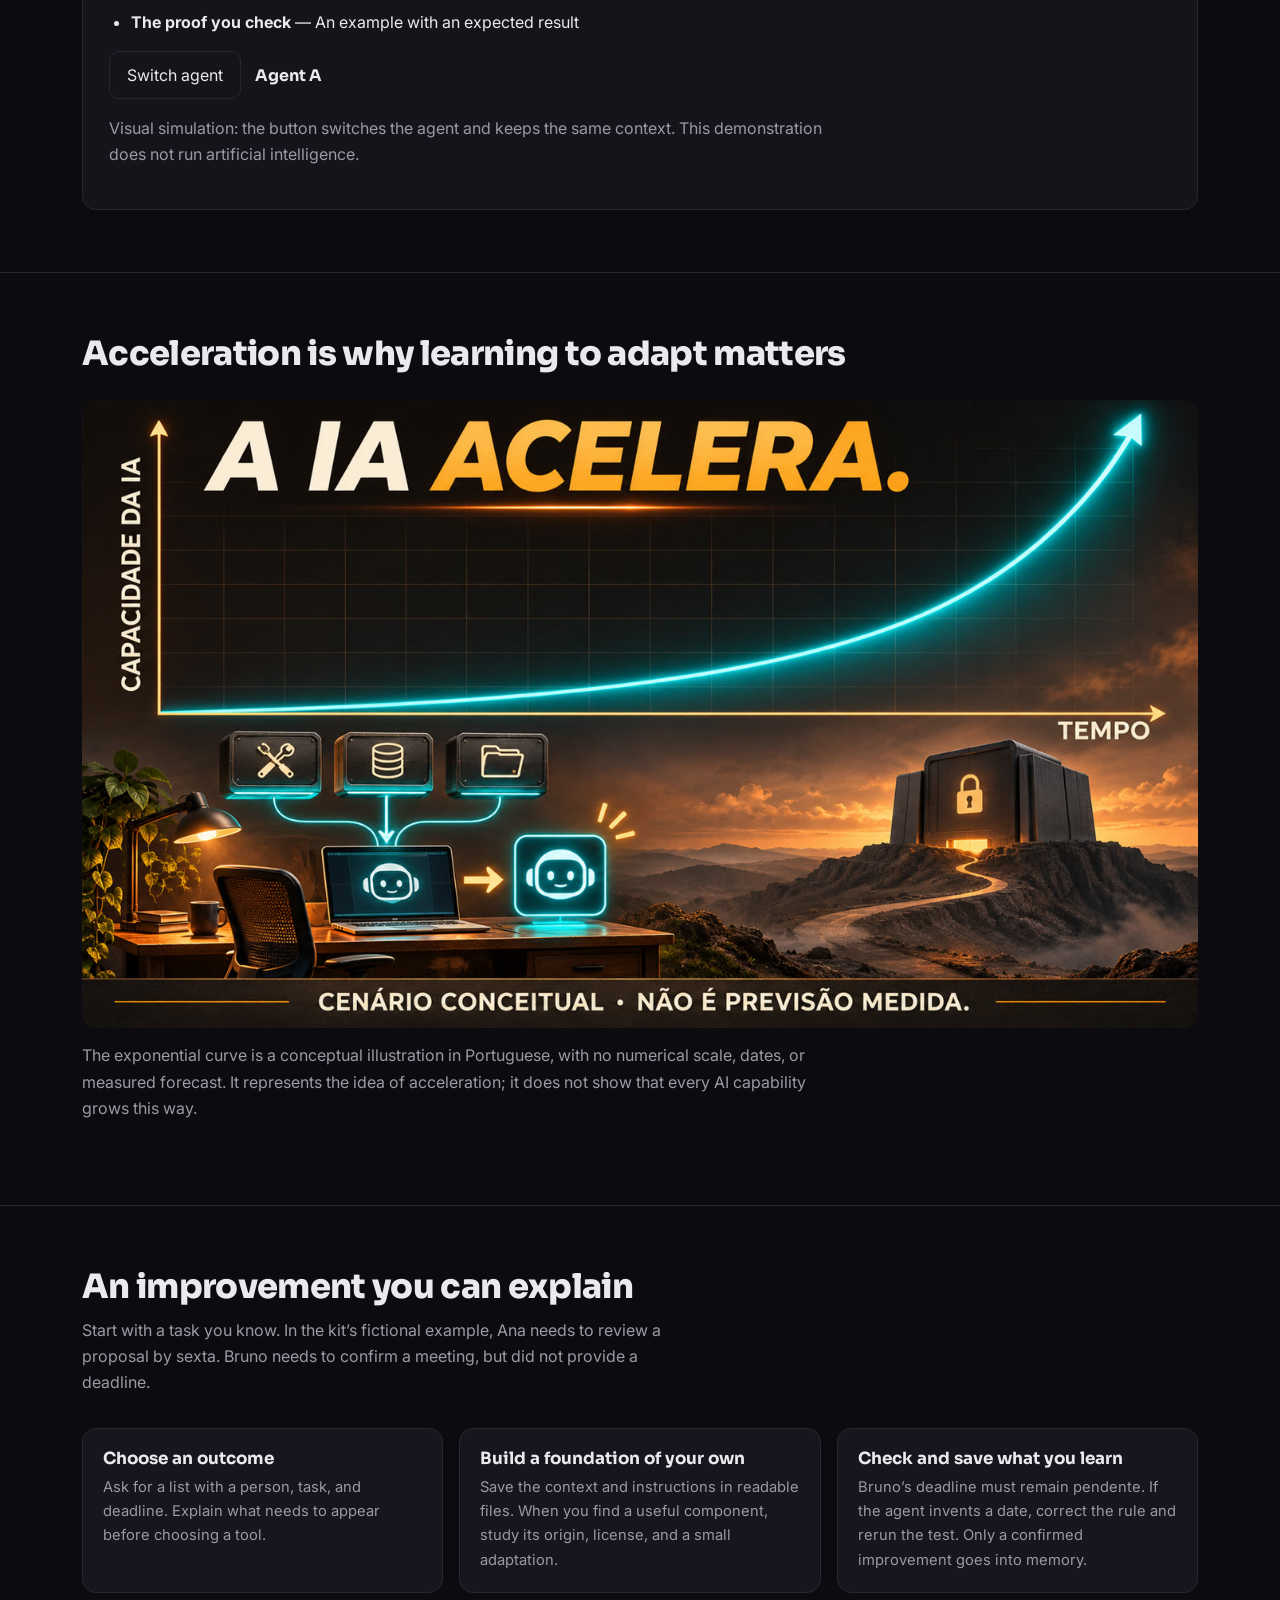
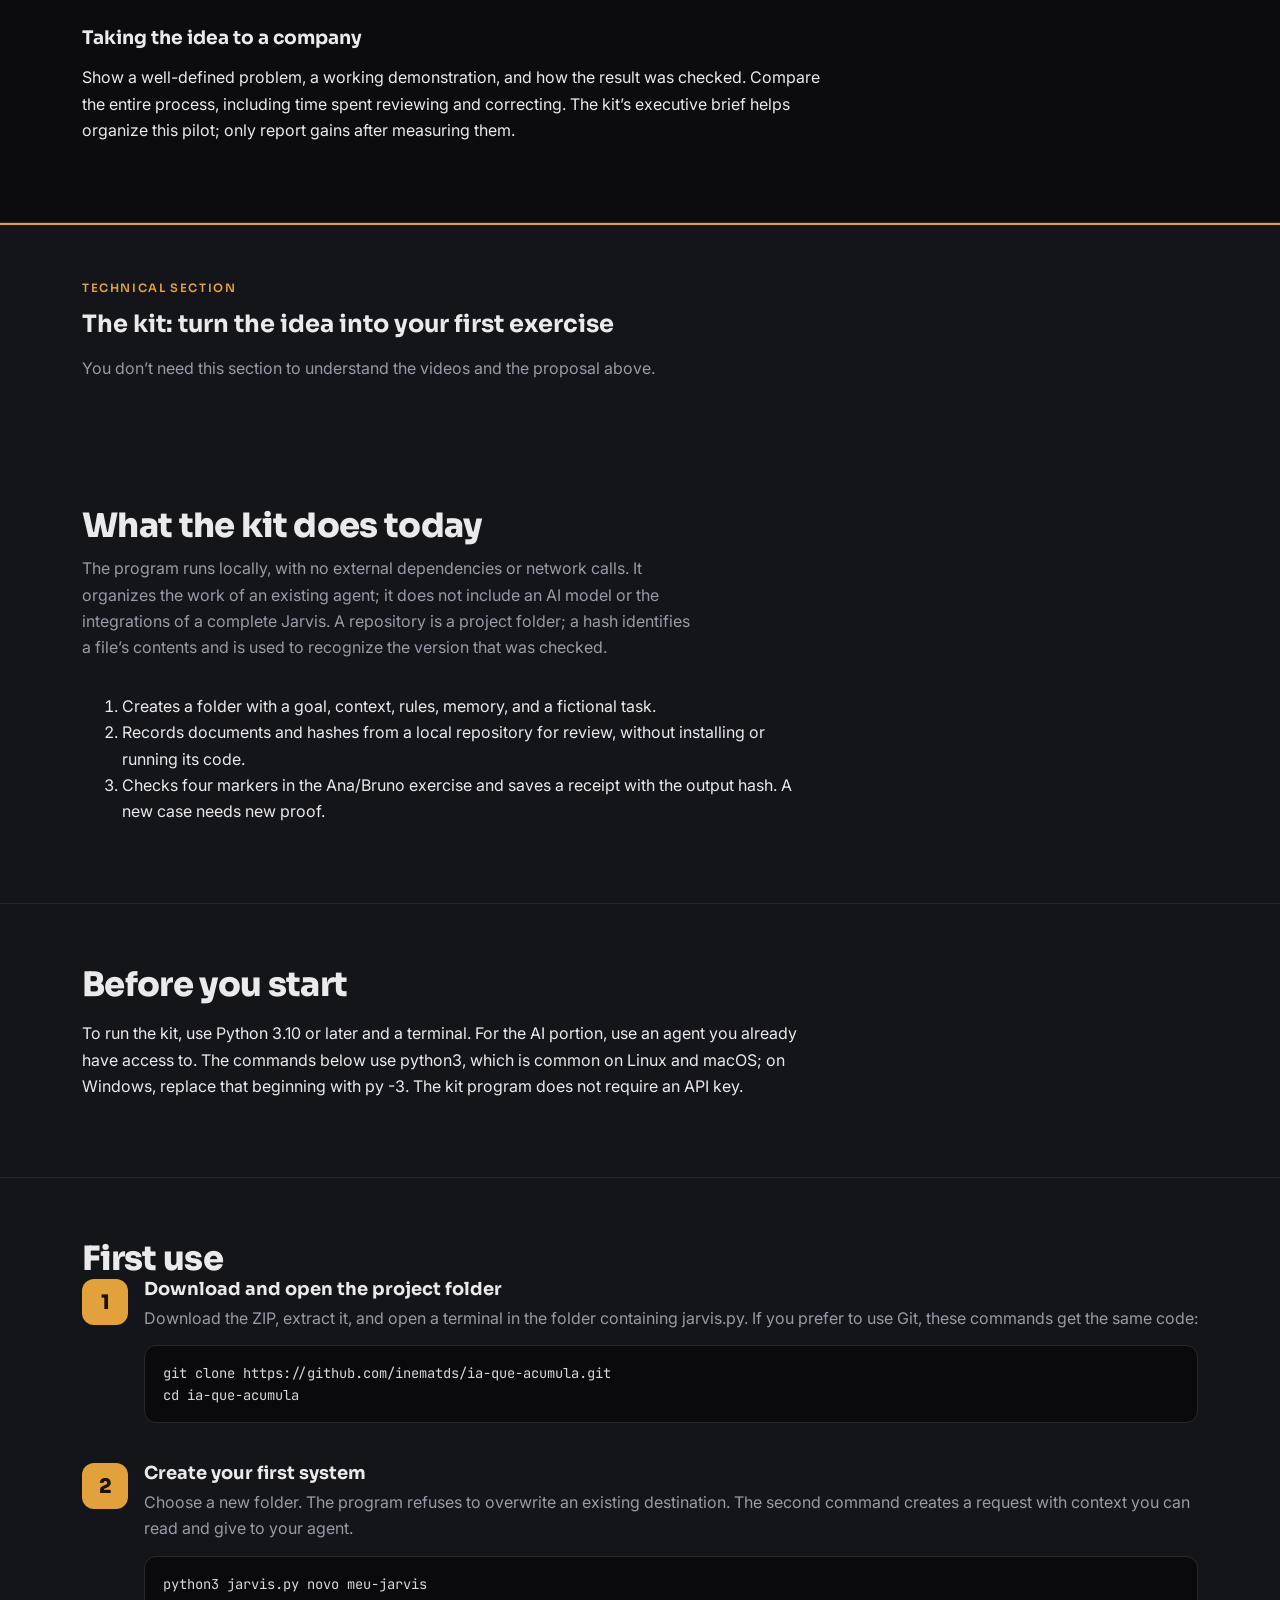
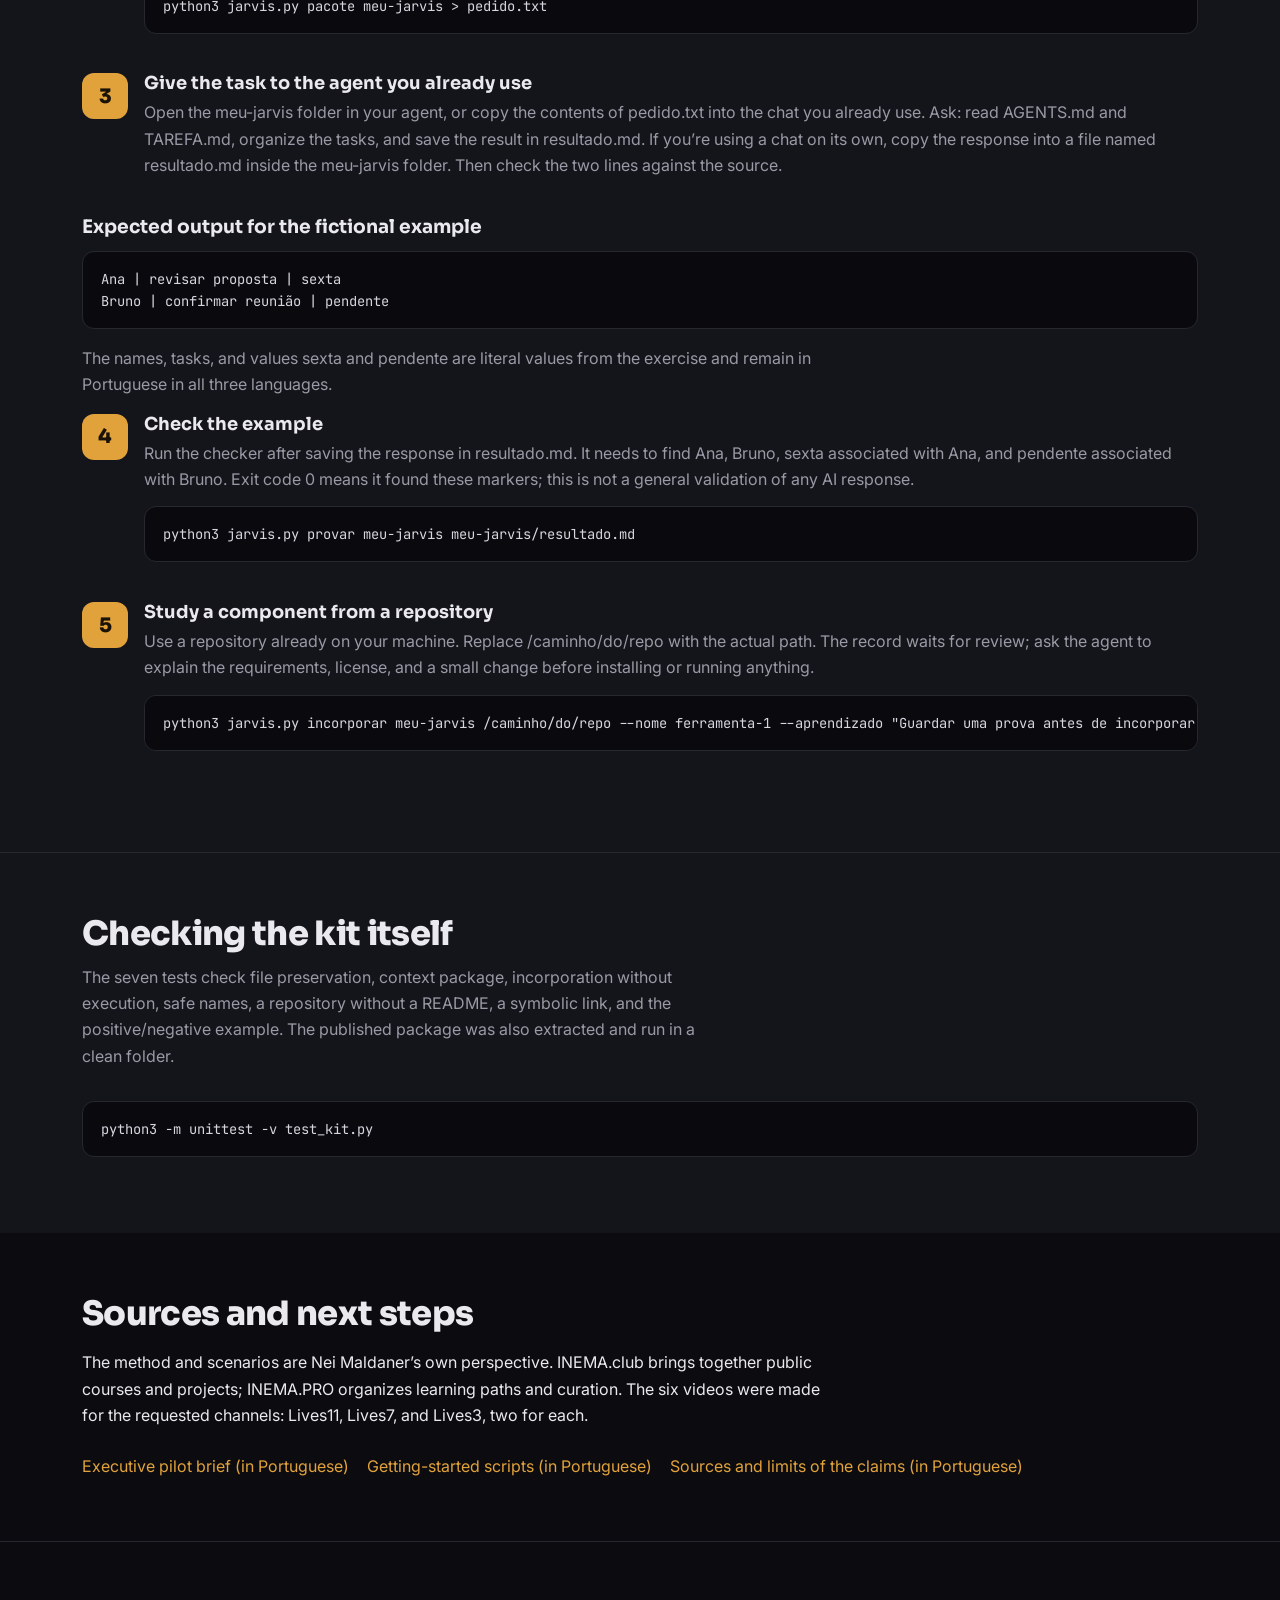
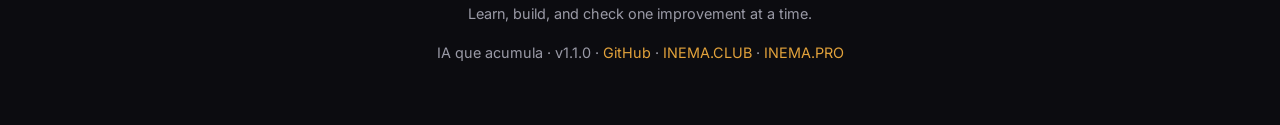
<file: guia/en/index.html>
<!doctype html><html lang="en"><head><meta charset="utf-8"><meta name="viewport" content="width=device-width,initial-scale=1"><title>IA que acumula — Your Jarvis evolves with you</title><meta name="description" content="Build a working foundation with AI that preserves what you learn. Watch the six videos and start with the free kit for context, repositories, and proof."><link rel="canonical" href="https://inematds.github.io/ia-que-acumula/guia/en/"><link rel="alternate" hreflang="pt-BR" href="https://inematds.github.io/ia-que-acumula/guia/"><link rel="alternate" hreflang="en" href="https://inematds.github.io/ia-que-acumula/guia/en/"><link rel="alternate" hreflang="es" href="https://inematds.github.io/ia-que-acumula/guia/es/"><link rel="preconnect" href="https://fonts.googleapis.com"><link rel="preconnect" href="https://fonts.gstatic.com" crossorigin><link href="https://fonts.googleapis.com/css2?family=Inter:wght@400;500;600;700&family=Sora:wght@600;700;800&family=JetBrains+Mono&display=swap" rel="stylesheet"><style>
  :root{
    --bg:#0c0c10; --bg2:#14141b; --card:#16161e; --line:#272730;
    --txt:#e9e9ee; --mut:#9a9aa6; --amb:#E2A23B; --amb2:#f0c070; --sky:#38bdf8; --pro:#cbd5e1;
    color-scheme:dark;
  }
  body.light{
    --bg:#f6f7f9; --bg2:#eceef2; --card:#ffffff; --line:#e1e3ea;
    --txt:#1a1a22; --mut:#5b5b68; --amb:#b9791d; --amb2:#a16207; --sky:#0369a1; --pro:#b45309;
    color-scheme:light;
  }
  body.light .hero .glow{opacity:.5}
  body.light pre{background:#0e0e14;color:#d6d6e0}
  body.light pre .c{color:#8a8a98}
  *{box-sizing:border-box}
  html{scroll-behavior:smooth}
  body{margin:0;background:var(--bg);color:var(--txt);font:16px/1.65 Inter,system-ui,sans-serif;-webkit-font-smoothing:antialiased}
  h1,h2,h3{font-family:Sora,sans-serif;line-height:1.15;margin:0}
  a{color:var(--amb);text-decoration:none}
  code,pre{font-family:"JetBrains Mono",monospace}
  .wrap{max-width:1160px;margin:0 auto;padding:0 22px}
  .mut{color:var(--mut)} .amb{color:var(--amb)}
  .chip{display:inline-block;font-size:.72rem;letter-spacing:.14em;text-transform:uppercase;color:var(--amb);font-weight:600;font-family:Sora}
  nav{position:sticky;top:0;z-index:30;backdrop-filter:blur(12px);background:rgba(12,12,16,.78);border-bottom:1px solid var(--line)}
  nav .wrap{display:flex;align-items:center;gap:22px;height:60px}
  nav .brand{display:flex;align-items:center;gap:8px;font-family:Sora;font-weight:800;letter-spacing:-.02em;color:var(--amb)}
  nav .brand .emoji{font-size:1.25rem}
  nav .sep{color:var(--mut);opacity:.45}
  nav .inema{color:var(--sky);font-weight:600;font-size:.88rem;font-family:Sora}
  nav .inema:hover{filter:brightness(1.15)}
  nav .pro{color:var(--pro);font-weight:600;font-size:.88rem;font-family:Sora}
  nav .pro:hover{filter:brightness(1.15)}
  nav .clubpro{display:inline-flex;align-items:center;gap:6px}
  nav .links{margin-left:auto;display:flex;align-items:center;gap:20px;font-size:.92rem}
  nav .links a.sec{color:var(--mut)} nav .links a.sec:hover{color:var(--txt)}
  .lang{display:inline-flex;gap:2px;font-family:Sora;font-size:.78rem}
  .lang a{color:var(--mut);padding:.2em .45em;border-radius:6px} .lang a.on{color:var(--amb);background:rgba(226,162,59,.12)}
  .tgl{background:var(--bg2);border:1px solid var(--line);color:var(--txt);width:38px;height:38px;border-radius:10px;cursor:pointer;display:inline-flex;align-items:center;justify-content:center;font-size:1.05rem}
  .tgl:hover{border-color:var(--amb)}
  .btn{display:inline-block;background:var(--amb);color:#1a1206;font-weight:600;padding:.6em 1.05em;border-radius:10px;font-family:Sora}
  .btn.ghost{background:transparent;color:var(--txt);border:1px solid var(--line)}
  @media(max-width:760px){nav .links a.sec{display:none}}
  @media(max-width:520px){nav .wrap{gap:8px;padding:8px 14px;height:auto;flex-wrap:wrap} nav .links{gap:8px;margin-left:0;width:100%;justify-content:space-between} nav .btn{padding:.45em .7em;font-size:.82rem} .tgl{width:34px;height:34px}}
  .hero{position:relative;overflow:hidden;border-bottom:1px solid var(--line)}
  .hero .glow{position:absolute;inset:-40% -20% auto auto;width:70%;height:600px;background:radial-gradient(closest-side,rgba(226,162,59,.22),transparent 70%);pointer-events:none}
  .hero .wrap{display:grid;grid-template-columns:1.1fr .9fr;gap:40px;align-items:center;padding:74px 22px}
  .hero h1{font-size:clamp(2.2rem,5vw,3.5rem);font-weight:800;letter-spacing:-.025em}
  .hero p.lead{font-size:1.18rem;color:var(--mut);margin:1.1em 0 1.6em;max-width:34ch}
  .hero .cta{display:flex;gap:12px;flex-wrap:wrap}
  .hero figure{margin:0;border-radius:16px;overflow:hidden;border:1px solid var(--line);box-shadow:0 30px 80px -30px #000}
  .hero figure img{width:100%;height:auto;display:block}
  .resumo{padding:38px 0 34px;border-bottom:1px solid var(--line)}
  .resumo p{font-size:1.12rem;line-height:1.7;max-width:74ch;margin:.55em 0 0}
  @media(max-width:780px){.hero .wrap{grid-template-columns:1fr;padding:48px 22px}}
  section{padding:62px 0;border-bottom:1px solid var(--line)}
  section h2{font-size:clamp(1.5rem,3.4vw,2.1rem);font-weight:800;letter-spacing:-.02em}
  section .sub{color:var(--mut);margin:.6em 0 2em;max-width:62ch}
  .grid{display:grid;gap:16px}
  .g3{grid-template-columns:repeat(3,1fr)} .g4{grid-template-columns:repeat(4,1fr)} .g2{grid-template-columns:repeat(2,1fr)}
  @media(max-width:820px){.g3,.g4{grid-template-columns:1fr 1fr}}
  @media(max-width:540px){.g2,.g3,.g4{grid-template-columns:1fr}}
  .card{background:var(--card);border:1px solid var(--line);border-radius:14px;padding:20px}
  .card h3{font-size:1.05rem;margin-bottom:.4em}
  .card p{color:var(--mut);font-size:.92rem;margin:0}
  .num{display:inline-flex;width:30px;height:30px;align-items:center;justify-content:center;border-radius:8px;background:rgba(226,162,59,.14);color:var(--amb);font-family:Sora;font-weight:800;font-size:.9rem;margin-bottom:.7em}
  .flow{display:flex;flex-wrap:wrap;gap:8px;align-items:center;margin-top:10px}
  .flow span{background:var(--bg2);border:1px solid var(--line);border-radius:999px;padding:.45em .9em;font-size:.85rem;font-family:Sora;font-weight:600}
  .flow .arr{color:var(--amb);border:none;background:none;padding:0 .1em}
  pre{background:#0a0a0e;border:1px solid var(--line);border-radius:12px;padding:16px 18px;overflow:auto;font-size:.86rem;line-height:1.6;color:#d6d6e0}
  pre .c{color:#6f6f7c} pre .k{color:var(--amb2)} pre .s{color:#9ece6a}
  .step{display:grid;grid-template-columns:46px minmax(0,1fr);gap:16px;margin-bottom:26px}
  .step>div,.card{min-width:0}
  p code,li code,td code{overflow-wrap:anywhere}
  .step .b{width:46px;height:46px;border-radius:12px;background:var(--amb);color:#1a1206;font-family:Sora;font-weight:800;font-size:1.25rem;display:flex;align-items:center;justify-content:center}
  .step h3{font-size:1.12rem;margin-bottom:.3em}
  .step p{color:var(--mut);margin:.2em 0 .7em}
  .ex{display:grid;grid-template-columns:1fr 1fr;gap:18px}
  @media(max-width:680px){.ex{grid-template-columns:1fr}}
  .ex figure{margin:0;border-radius:14px;overflow:hidden;border:1px solid var(--line)}
  .ex figure img{width:100%;height:auto;display:block}
  .ex figcaption{padding:12px 14px;font-size:.88rem;color:var(--mut);background:var(--card)}
  .phase{display:flex;gap:14px;padding:16px 0;border-bottom:1px solid var(--line)}
  .phase:last-child{border:none}
  .phase .tag{flex:0 0 92px;font-family:Sora;font-weight:800;color:var(--amb)}
  .phase .d strong{display:block;margin-bottom:.2em}
  .phase .d span{color:var(--mut);font-size:.92rem}
  footer{padding:46px 0;text-align:center;color:var(--mut);font-size:.9rem}
  .pill{display:inline-block;border:1px solid var(--line);border-radius:999px;padding:.3em .8em;font-size:.78rem;color:var(--mut);margin:0 4px}

.reading{max-width:74ch}.wide{width:100%;height:auto;display:block;border-radius:14px;margin:26px 0 0}.techhead{background:var(--bg2);border-top:2px solid var(--amb);padding:48px 0}.techzone{background:var(--bg2)}.techzone section:last-child{border-bottom:0}.videos{display:grid;grid-template-columns:repeat(3,minmax(0,1fr));gap:28px 20px}.video-card{min-width:0}.video-card h3{font-size:1.04rem;line-height:1.4;margin:12px 0 8px}.video-card p{font-size:.86rem;color:var(--mut);margin:8px 0}.video-card a{text-decoration:underline;text-underline-offset:3px}.player{aspect-ratio:16/9;position:relative;background:var(--bg2);border:1px solid var(--line);overflow:hidden;border-radius:12px}.player iframe{width:100%;height:100%;border:0;display:block}.play{border:0;background:transparent;width:100%;height:100%;padding:0;cursor:pointer;position:relative;display:block;color:var(--txt)}.play img{width:100%;height:100%;object-fit:cover;display:block}.play svg{position:absolute;left:calc(50% - 28px);top:calc(50% - 28px);width:56px;height:56px;filter:drop-shadow(0 3px 9px #0009)}.round{margin:36px 0 22px;font-size:1.3rem}.sim{margin:26px 0 0;padding:26px;background:var(--bg2);border:1px solid var(--line);border-radius:14px}.sim ul{padding-left:22px}.sim li{margin:12px 0}.sim button{border:1px solid var(--line);cursor:pointer;font:inherit}.sim .agent{display:inline-block;margin-left:14px;font-family:Sora,sans-serif;font-weight:700}.flow .arr{background:transparent}.techhead h2{margin:12px 0}.round-note{max-width:74ch}.source-links{display:flex;flex-wrap:wrap;gap:18px;margin-top:24px}a:focus-visible,button:focus-visible{outline:3px solid var(--sky);outline-offset:4px}section,header,.techhead{scroll-margin-top:100px}figure{margin:22px 0}figure img{max-width:100%;height:auto}.skip{position:absolute;left:14px;top:-100px;z-index:99;background:var(--amb);color:var(--bg);padding:10px}.skip:focus{top:8px}nav .brand{max-width:180px;line-height:1.2;font-size:.92rem}.reading p{margin:1em 0}.banner-grade{width:100%;height:auto;margin-top:28px;border-radius:14px}.graph figcaption{color:var(--mut);max-width:74ch;margin-top:14px}.video-language{font-size:.8rem}.clip-link{display:inline-block;margin-top:6px}body.light nav{background:var(--bg)}.brand svg{flex:0 0 20px;width:20px;height:20px}@media(max-width:940px){.videos{grid-template-columns:1fr 1fr}}@media(max-width:600px){.videos{grid-template-columns:1fr}.hero h1{font-size:2.2rem}.sim{padding:18px}section{padding:42px 0}.phase{flex-wrap:wrap}}@media(prefers-reduced-motion:reduce){html{scroll-behavior:auto}*{transition:none!important;animation:none!important}}
</style></head><body><a class="skip" href="#resumo">In brief</a><nav><div class="wrap"><a class="brand" href="#top"><svg viewBox="0 0 24 24" aria-hidden="true" fill="none" stroke="currentColor" stroke-width="1.6"><path d="m3 7 9-4 9 4-9 4-9-4Zm0 5 9 4 9-4M3 17l9 4 9-4"/></svg>IA que acumula</a><span class="sep">|</span><span class="clubpro"><a class="inema" href="https://inema.club" target="_blank" rel="noopener">INEMA.CLUB</a><span class="sep">−</span><a class="pro" href="https://inema.pro" target="_blank" rel="noopener">PRO</a></span><div class="links"><a class="sec" href="#video">Videos</a><a class="sec" href="#metodo">What stays with you</a><a class="sec" href="#tecnico">Kit (technical section)</a><span class="lang" aria-label="Language"><a href="../" lang="pt">PT</a><a href="./" lang="en" class="on" aria-current="page">EN</a><a href="../es/" lang="es">ES</a></span><button class="tgl" id="theme" type="button" aria-label="Toggle light and dark themes">☀</button><a class="btn" href="https://github.com/inematds/ia-que-acumula" target="_blank" rel="noopener">GitHub</a></div></div></nav>
<main id="top"><header class="hero"><div class="wrap"><div><h1><span class="amb">IA que acumula.</span><br>Your next agent can pick up where you left off.</h1><p class="lead">What you learn today can become a capability of your own tomorrow. With an evolving Jarvis, you bring together context, make use of good components, and improve your system without starting over with every tool.</p><div class="cta"><a class="btn" href="#video">Understand through the videos</a><a class="btn ghost" href="https://github.com/inematds/ia-que-acumula/archive/refs/heads/main.zip">Download the free kit</a></div></div><figure><img src="../assets/banner-en.jpg" alt="Your Jarvis evolves with you" width="1400" height="788" fetchpriority="high"></figure></div></header>
<section id="resumo" class="resumo"><div class="wrap"><h2>In brief</h2><p>A Jarvis is a personal AI assistant that you organize for your work. IA que acumula is a study and practice kit for anyone who wants to start their own assistant or improve the agents they already use. It helps you save instructions in files, study one item in a project folder, and check a small task. That way, you can reuse your setup when you switch tools. The videos explain the idea before the technical details; the exercise uses an agent you already have.</p><img class="banner-grade" src="../assets/banner-grade-en.jpg" alt="LEARN. BUILD. PROVE." width="1400" height="788" loading="lazy"></div></section>
<section id="video"><div class="wrap"><h2>Understand it in about 2 minutes</h2><p class="sub">Choose the starting point that suits you. There are six independent videos, all in Portuguese, organized in two rounds. Each one stands on its own.</p><h3 class="round">Build your Jarvis and preserve what you learn</h3><div class="videos"><article class="video-card" data-video-id="vB_O6xsU3l8"><div class="player"><button class="play" type="button" data-play="vB_O6xsU3l8" aria-label="Play video: Are you learning AI to build or to depend on it?"><img src="../assets/video-onda-lives11.jpg" alt="" width="640" height="360" loading="lazy"><svg viewBox="0 0 56 56" aria-hidden="true"><circle cx="28" cy="28" r="27" fill="#0c0c10" stroke="#E2A23B" stroke-width="2"/><path d="M23 17L40 28 23 39Z" fill="#E2A23B"/></svg></button></div><p>LIVES11 · Vision and strategy</p><h3>Are you learning AI to build or to depend on it?</h3><p class="video-language">Audio and captions in Portuguese</p><a href="https://www.youtube.com/watch?v=vB_O6xsU3l8" target="_blank" rel="noopener">Watch on YouTube</a></article><article class="video-card" data-video-id="h_-Hup9KPvA"><div class="player"><button class="play" type="button" data-play="h_-Hup9KPvA" aria-label="Play video: Does your agent switch tools and forget everything? Build an evolving Jarvis"><img src="../assets/video-onda-lives7.jpg" alt="" width="640" height="360" loading="lazy"><svg viewBox="0 0 56 56" aria-hidden="true"><circle cx="28" cy="28" r="27" fill="#0c0c10" stroke="#E2A23B" stroke-width="2"/><path d="M23 17L40 28 23 39Z" fill="#E2A23B"/></svg></button></div><p>LIVES7 · Agents in practice</p><h3>Does your agent switch tools and forget everything? Build an evolving Jarvis</h3><p class="video-language">Audio and captions in Portuguese</p><a href="https://www.youtube.com/watch?v=h_-Hup9KPvA" target="_blank" rel="noopener">Watch on YouTube</a></article><article class="video-card" data-video-id="dKIzL6vfJuI"><div class="player"><button class="play" type="button" data-play="dKIzL6vfJuI" aria-label="Play video: Can you start your own Jarvis with a simple task?"><img src="../assets/video-onda-lives3.jpg" alt="" width="640" height="360" loading="lazy"><svg viewBox="0 0 56 56" aria-hidden="true"><circle cx="28" cy="28" r="27" fill="#0c0c10" stroke="#E2A23B" stroke-width="2"/><path d="M23 17L40 28 23 39Z" fill="#E2A23B"/></svg></button></div><p>LIVES3 · Starting from scratch</p><h3>Can you start your own Jarvis with a simple task?</h3><p class="video-language">Audio and captions in Portuguese</p><a href="https://www.youtube.com/watch?v=dKIzL6vfJuI" target="_blank" rel="noopener">Watch on YouTube</a></article></div><h3 class="round">Knowledge a company can recognize</h3><p class="sub round-note">The competition for professionals after 2027 is Nei’s view of a possible scenario, with no guarantee of employment or income.</p><div class="videos"><article class="video-card" data-video-id="u5r1WbLCECA"><div class="player"><button class="play" type="button" data-play="u5r1WbLCECA" aria-label="Play video: Will executives beg for this knowledge? My view of what comes after 2027"><img src="../assets/video-executivos-lives11.jpg" alt="" width="640" height="360" loading="lazy"><svg viewBox="0 0 56 56" aria-hidden="true"><circle cx="28" cy="28" r="27" fill="#0c0c10" stroke="#E2A23B" stroke-width="2"/><path d="M23 17L40 28 23 39Z" fill="#E2A23B"/></svg></button></div><p>LIVES11 · Vision and strategy</p><h3>Will executives beg for this knowledge? My view of what comes after 2027</h3><p class="video-language">Audio and captions in Portuguese</p><a href="https://www.youtube.com/watch?v=u5r1WbLCECA" target="_blank" rel="noopener">Watch on YouTube</a></article><article class="video-card" data-video-id="z43_SC4TXqI"><div class="player"><button class="play" type="button" data-play="z43_SC4TXqI" aria-label="Play video: Executives will ask for results: can your agent prove them?"><img src="../assets/video-executivos-lives7.jpg" alt="" width="640" height="360" loading="lazy"><svg viewBox="0 0 56 56" aria-hidden="true"><circle cx="28" cy="28" r="27" fill="#0c0c10" stroke="#E2A23B" stroke-width="2"/><path d="M23 17L40 28 23 39Z" fill="#E2A23B"/></svg></button></div><p>LIVES7 · Agents in practice</p><h3>Executives will ask for results: can your agent prove them?</h3><p class="video-language">Audio and captions in Portuguese</p><a href="https://www.youtube.com/watch?v=z43_SC4TXqI" target="_blank" rel="noopener">Watch on YouTube</a></article><article class="video-card" data-video-id="mpg1y5G99SQ"><div class="player"><button class="play" type="button" data-play="mpg1y5G99SQ" aria-label="Play video: After 2027, who will be able to show what they can do with AI?"><img src="../assets/video-executivos-lives3.jpg" alt="" width="640" height="360" loading="lazy"><svg viewBox="0 0 56 56" aria-hidden="true"><circle cx="28" cy="28" r="27" fill="#0c0c10" stroke="#E2A23B" stroke-width="2"/><path d="M23 17L40 28 23 39Z" fill="#E2A23B"/></svg></button></div><p>LIVES3 · Starting from scratch</p><h3>After 2027, who will be able to show what they can do with AI?</h3><p class="video-language">Audio and captions in Portuguese</p><a href="https://www.youtube.com/watch?v=mpg1y5G99SQ" target="_blank" rel="noopener">Watch on YouTube</a></article></div></div></section>
<section id="metodo"><div class="wrap"><h2>The tool changes. Your foundation can stay.</h2><p class="sub">Building your own system means understanding the role of its components and learning how to combine them. You can use existing projects and third-party services. You don’t need to write every library or train a model from scratch.</p><div class="sim"><h3>Switch the tool. See what stays.</h3><ul><li><strong>Your context</strong> — Goal, rules, and confirmed decisions</li><li><strong>The components you choose</strong> — Repositories and tools you have studied</li><li><strong>The proof you check</strong> — An example with an expected result</li></ul><button class="btn ghost" id="switch-agent" type="button">Switch agent</button><span class="agent" id="agent-name" role="status">Agent A</span><p class="mut reading">Visual simulation: the button switches the agent and keeps the same context. This demonstration does not run artificial intelligence.</p></div></div></section>
<section id="aceleracao"><div class="wrap"><h2>Acceleration is why learning to adapt matters</h2><figure class="graph"><img class="wide" src="../assets/grafico-ia-exponencial.jpg" alt="Conceptual curve of AI acceleration, with a modular personal assistant and a closed platform in the background" width="1400" height="788" loading="lazy"><figcaption>The exponential curve is a conceptual illustration in Portuguese, with no numerical scale, dates, or measured forecast. It represents the idea of acceleration; it does not show that every AI capability grows this way.</figcaption></figure></div></section>
<section id="plano"><div class="wrap"><h2>An improvement you can explain</h2><p class="sub">Start with a task you know. In the kit’s fictional example, Ana needs to review a proposal by sexta. Bruno needs to confirm a meeting, but did not provide a deadline.</p><div class="grid g3"><div class="card"><h3>Choose an outcome</h3><p>Ask for a list with a person, task, and deadline. Explain what needs to appear before choosing a tool.</p></div><div class="card"><h3>Build a foundation of your own</h3><p>Save the context and instructions in readable files. When you find a useful component, study its origin, license, and a small adaptation.</p></div><div class="card"><h3>Check and save what you learn</h3><p>Bruno’s deadline must remain pendente. If the agent invents a date, correct the rule and rerun the test. Only a confirmed improvement goes into memory.</p></div></div><div class="reading"><h3 style="margin-top:34px">Taking the idea to a company</h3><p>Show a well-defined problem, a working demonstration, and how the result was checked. Compare the entire process, including time spent reviewing and correcting. The kit’s executive brief helps organize this pilot; only report gains after measuring them.</p></div></div></section>
<div id="tecnico" class="techhead"><div class="wrap"><span class="chip">Technical section</span><h2>The kit: turn the idea into your first exercise</h2><p class="mut">You don’t need this section to understand the videos and the proposal above.</p></div></div><div class="techzone"><section id="oque"><div class="wrap"><h2>What the kit does today</h2><p class="sub">The program runs locally, with no external dependencies or network calls. It organizes the work of an existing agent; it does not include an AI model or the integrations of a complete Jarvis. A repository is a project folder; a hash identifies a file’s contents and is used to recognize the version that was checked.</p><ol class="reading"><li>Creates a folder with a goal, context, rules, memory, and a fictional task.</li><li>Records documents and hashes from a local repository for review, without installing or running its code.</li><li>Checks four markers in the Ana/Bruno exercise and saves a receipt with the output hash. A new case needs new proof.</li></ol></div></section><section id="pre"><div class="wrap"><h2>Before you start</h2><p class="reading">To run the kit, use Python 3.10 or later and a terminal. For the AI portion, use an agent you already have access to. The commands below use python3, which is common on Linux and macOS; on Windows, replace that beginning with py -3. The kit program does not require an API key.</p></div></section><section id="guia"><div class="wrap"><h2>First use</h2><div class="step"><div class="b">1</div><div><h3>Download and open the project folder</h3><p>Download the ZIP, extract it, and open a terminal in the folder containing jarvis.py. If you prefer to use Git, these commands get the same code:</p><pre><code>git clone https://github.com/inematds/ia-que-acumula.git
cd ia-que-acumula</code></pre></div></div><div class="step"><div class="b">2</div><div><h3>Create your first system</h3><p>Choose a new folder. The program refuses to overwrite an existing destination. The second command creates a request with context you can read and give to your agent.</p><pre><code>python3 jarvis.py novo meu-jarvis
python3 jarvis.py pacote meu-jarvis &gt; pedido.txt</code></pre></div></div><div class="step"><div class="b">3</div><div><h3>Give the task to the agent you already use</h3><p>Open the meu-jarvis folder in your agent, or copy the contents of pedido.txt into the chat you already use. Ask: read AGENTS.md and TAREFA.md, organize the tasks, and save the result in resultado.md. If you’re using a chat on its own, copy the response into a file named resultado.md inside the meu-jarvis folder. Then check the two lines against the source.</p></div></div><h3>Expected output for the fictional example</h3><pre><code>Ana | revisar proposta | sexta
Bruno | confirmar reunião | pendente</code></pre><p class="mut reading">The names, tasks, and values sexta and pendente are literal values from the exercise and remain in Portuguese in all three languages.</p><div class="step"><div class="b">4</div><div><h3>Check the example</h3><p>Run the checker after saving the response in resultado.md. It needs to find Ana, Bruno, sexta associated with Ana, and pendente associated with Bruno. Exit code 0 means it found these markers; this is not a general validation of any AI response.</p><pre><code>python3 jarvis.py provar meu-jarvis meu-jarvis/resultado.md</code></pre></div></div><div class="step"><div class="b">5</div><div><h3>Study a component from a repository</h3><p>Use a repository already on your machine. Replace /caminho/do/repo with the actual path. The record waits for review; ask the agent to explain the requirements, license, and a small change before installing or running anything.</p><pre><code>python3 jarvis.py incorporar meu-jarvis /caminho/do/repo --nome ferramenta-1 --aprendizado &quot;Guardar uma prova antes de incorporar&quot;</code></pre></div></div></div></section><section id="testes"><div class="wrap"><h2>Checking the kit itself</h2><p class="sub">The seven tests check file preservation, context package, incorporation without execution, safe names, a repository without a README, a symbolic link, and the positive/negative example. The published package was also extracted and run in a clean folder.</p><pre><code>python3 -m unittest -v test_kit.py</code></pre></div></section></div><section id="fontes"><div class="wrap"><h2>Sources and next steps</h2><p class="reading">The method and scenarios are Nei Maldaner’s own perspective. INEMA.club brings together public courses and projects; INEMA.PRO organizes learning paths and curation. The six videos were made for the requested channels: Lives11, Lives7, and Lives3, two for each.</p><div class="source-links"><a href="../../FICHA-EXECUTIVA.md">Executive pilot brief (in Portuguese)</a><a href="../../COMECE-POR-AQUI.md">Getting-started scripts (in Portuguese)</a><a href="../../FONTES.md">Sources and limits of the claims (in Portuguese)</a></div></div></section></main><footer><div class="wrap"><p>Learn, build, and check one improvement at a time.</p><p>IA que acumula · v1.1.0 · <a href="https://github.com/inematds/ia-que-acumula">GitHub</a> · <a href="https://inema.club" target="_blank" rel="noopener">INEMA.CLUB</a> · <a href="https://inema.pro" target="_blank" rel="noopener">INEMA.PRO</a></p></div></footer><script>(()=>{const theme=document.getElementById('theme'),key='ia-que-acumula-theme';function apply(light){document.body.classList.toggle('light',light);theme.textContent=light?'☾':'☀';theme.setAttribute('aria-pressed',String(light))}try{apply(localStorage.getItem(key)==='light')}catch{}theme.addEventListener('click',()=>{const light=!document.body.classList.contains('light');apply(light);try{localStorage.setItem(key,light?'light':'dark')}catch{}});const words={"agentA": "Agent A", "agentB": "Agent B"};let alternate=false;document.getElementById('switch-agent').addEventListener('click',()=>{alternate=!alternate;document.getElementById('agent-name').textContent=alternate?words.agentB:words.agentA});document.querySelectorAll('[data-play]').forEach(button=>button.addEventListener('click',()=>{const frame=document.createElement('iframe');frame.src='https://www.youtube-nocookie.com/embed/'+button.dataset.play+'?autoplay=1';frame.title=button.getAttribute('aria-label');frame.allow='accelerometer; autoplay; clipboard-write; encrypted-media; gyroscope; picture-in-picture; web-share';frame.allowFullscreen=true;frame.referrerPolicy='strict-origin-when-cross-origin';button.parentElement.replaceChildren(frame)}))})();</script></body></html>
</file>
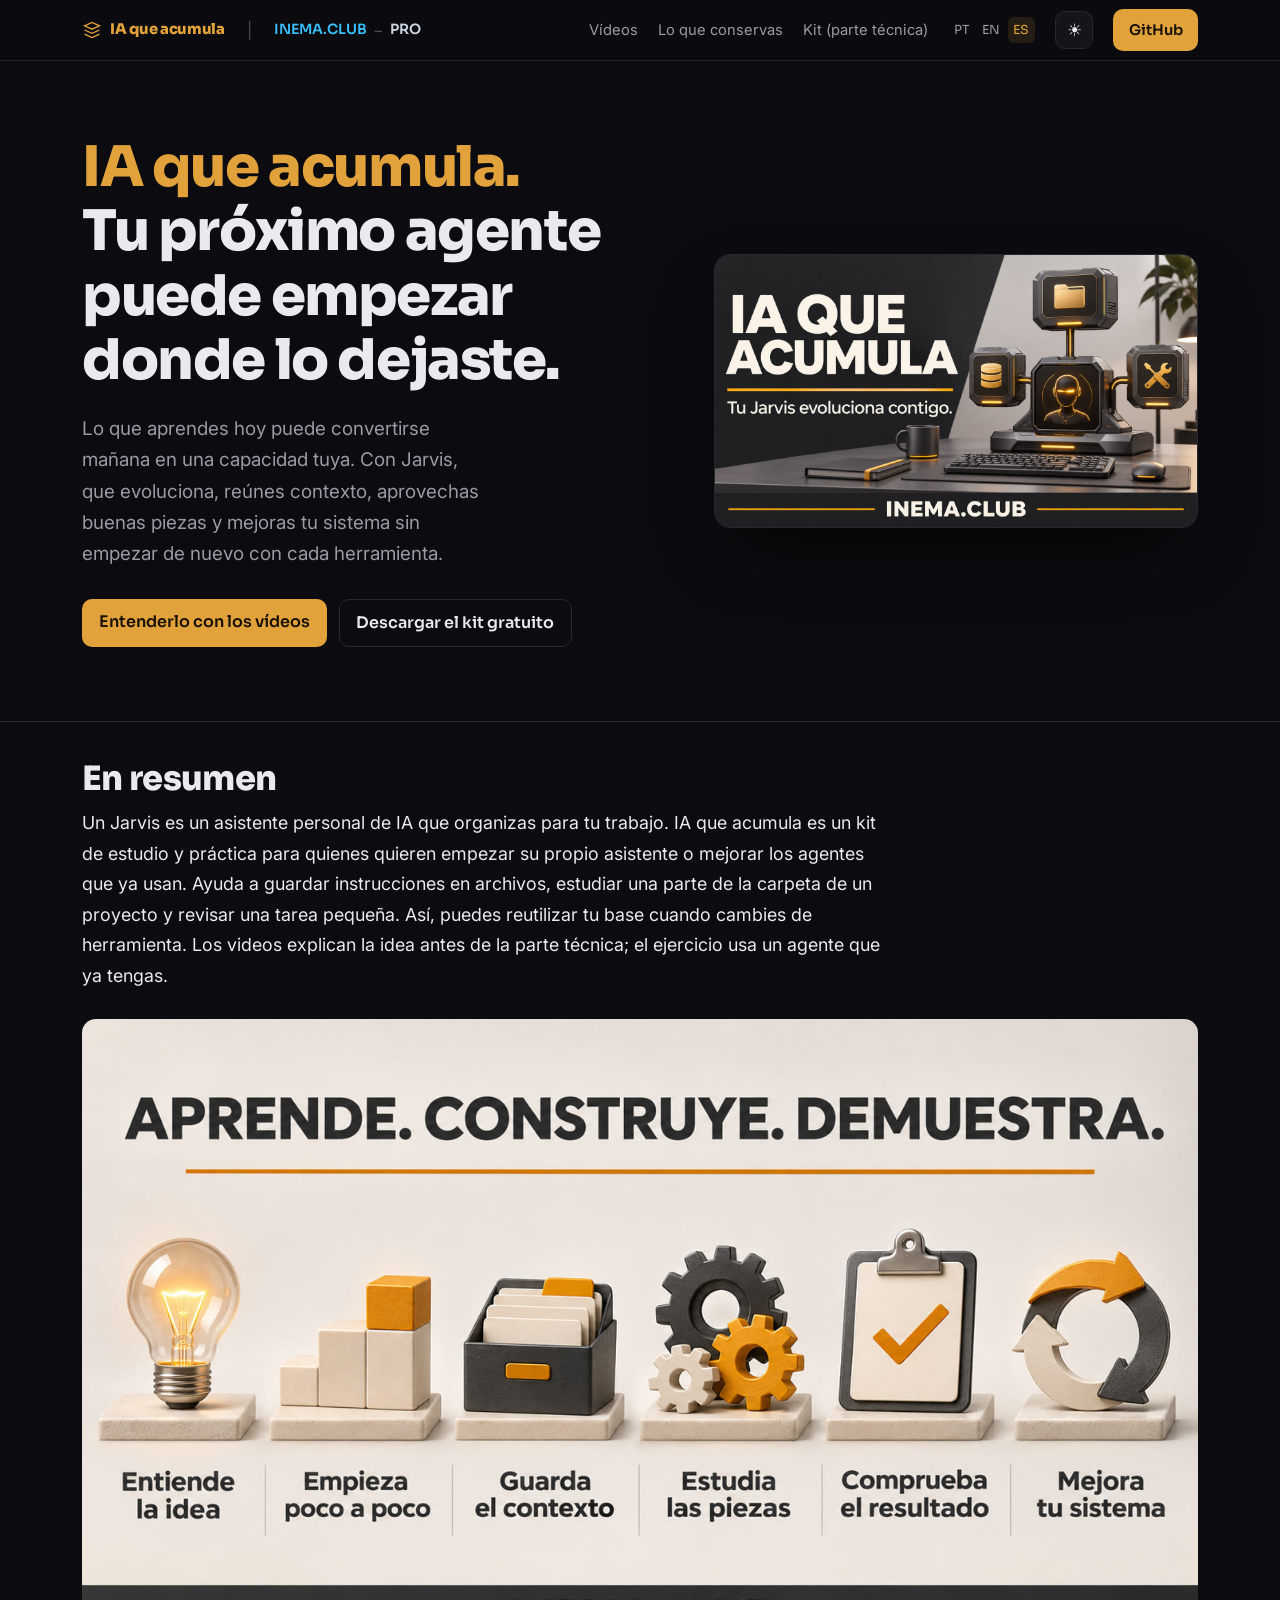
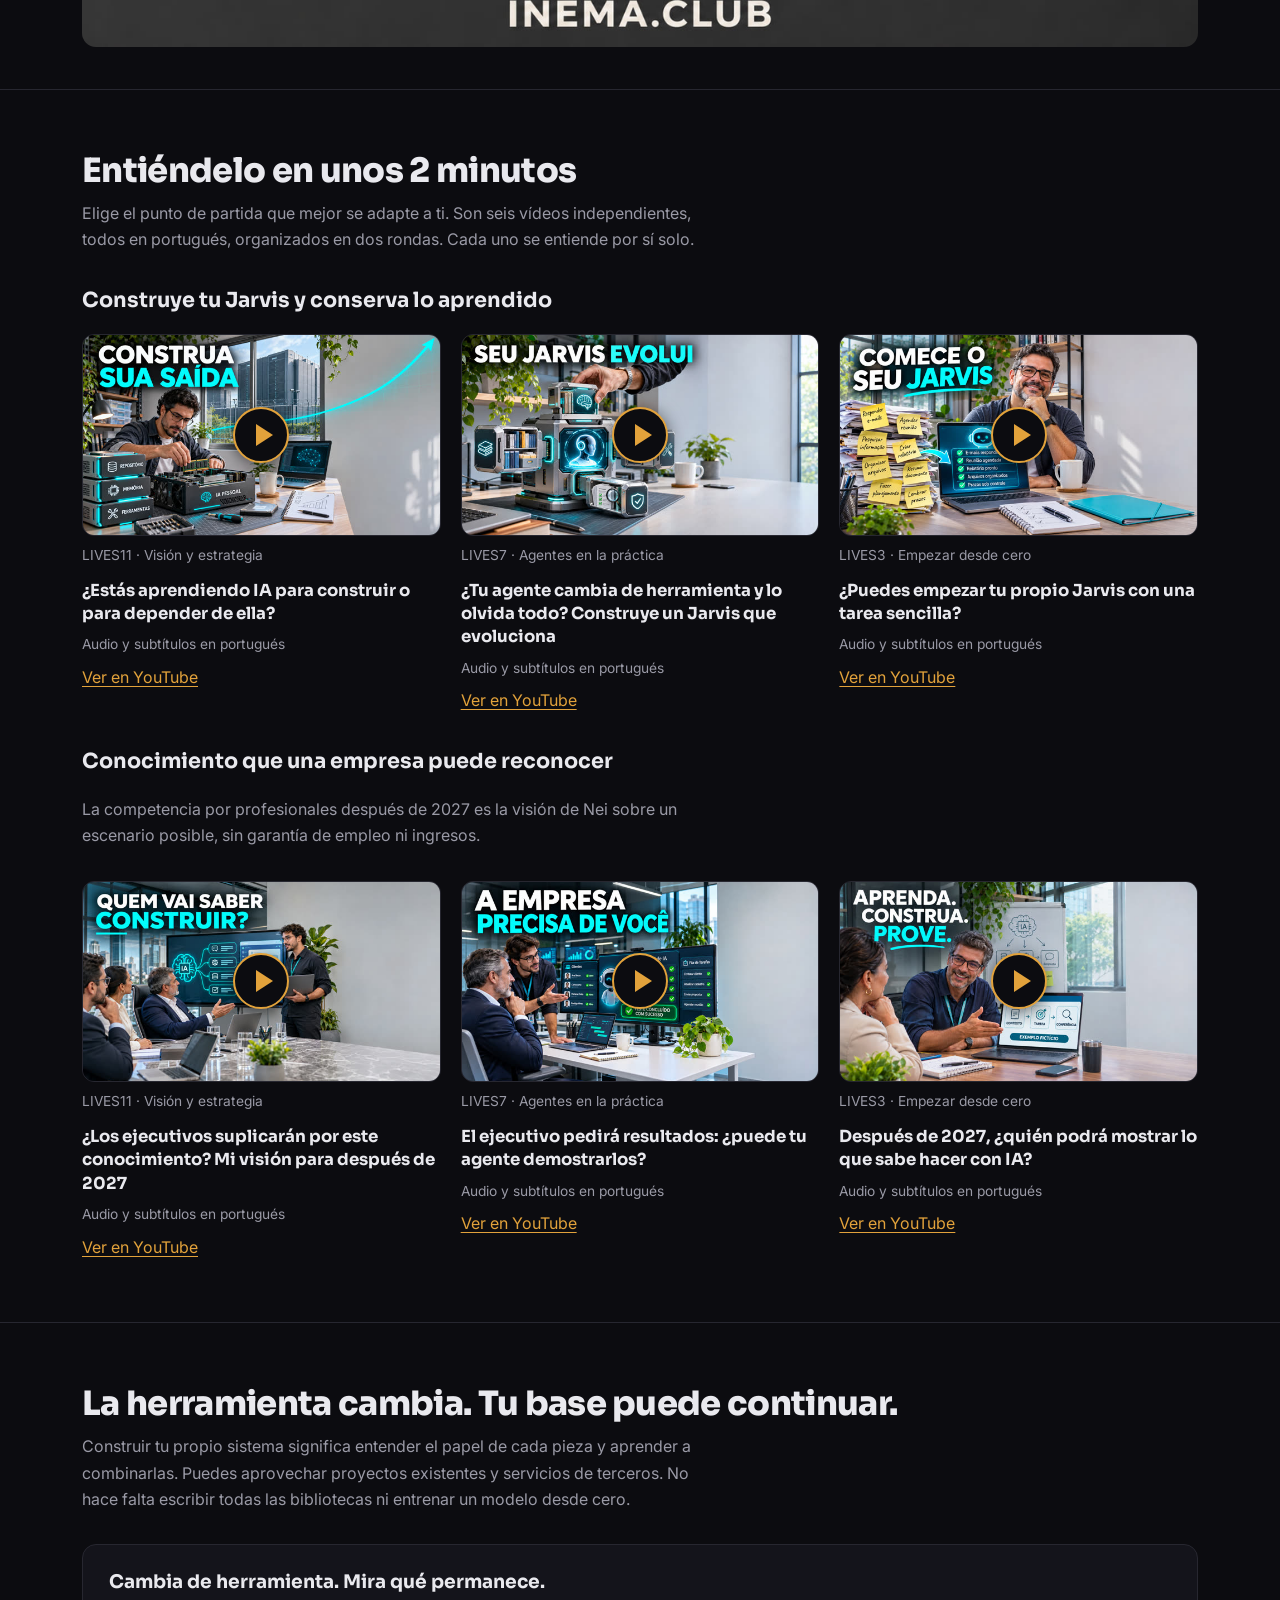
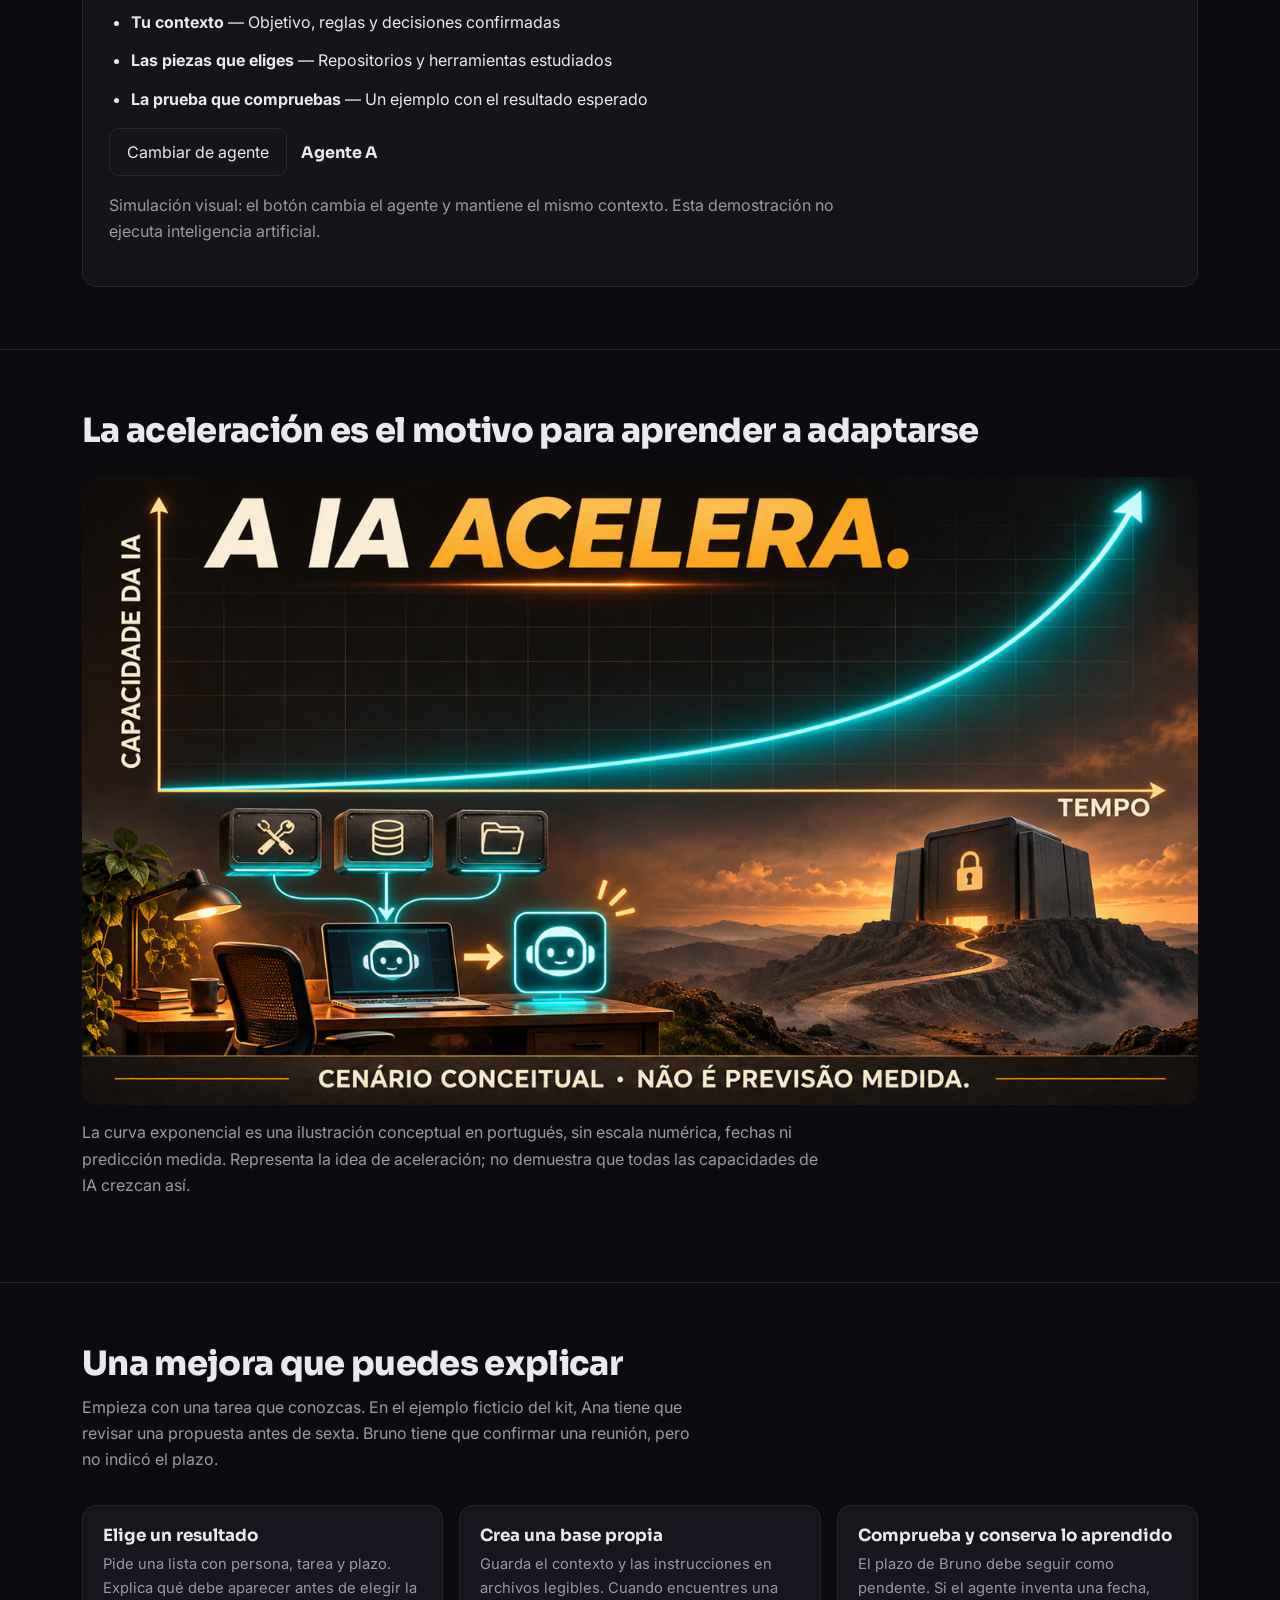
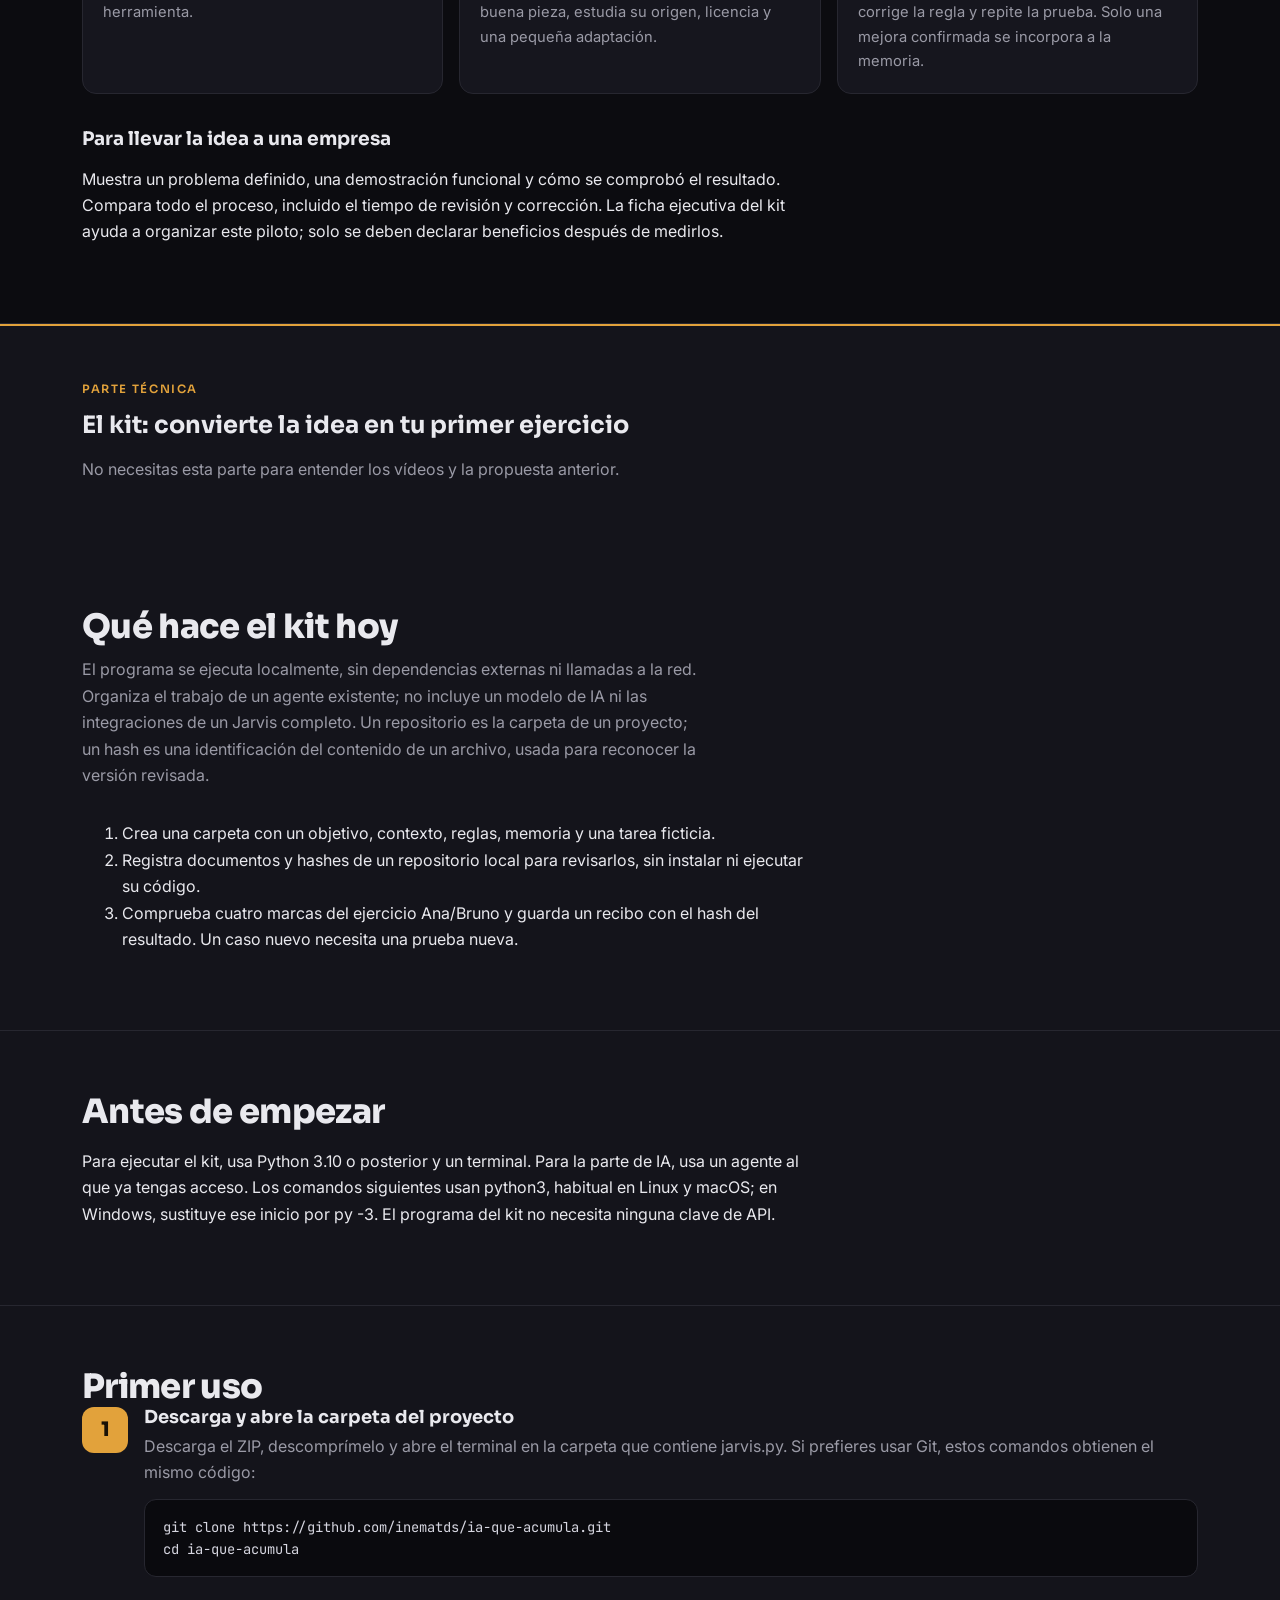
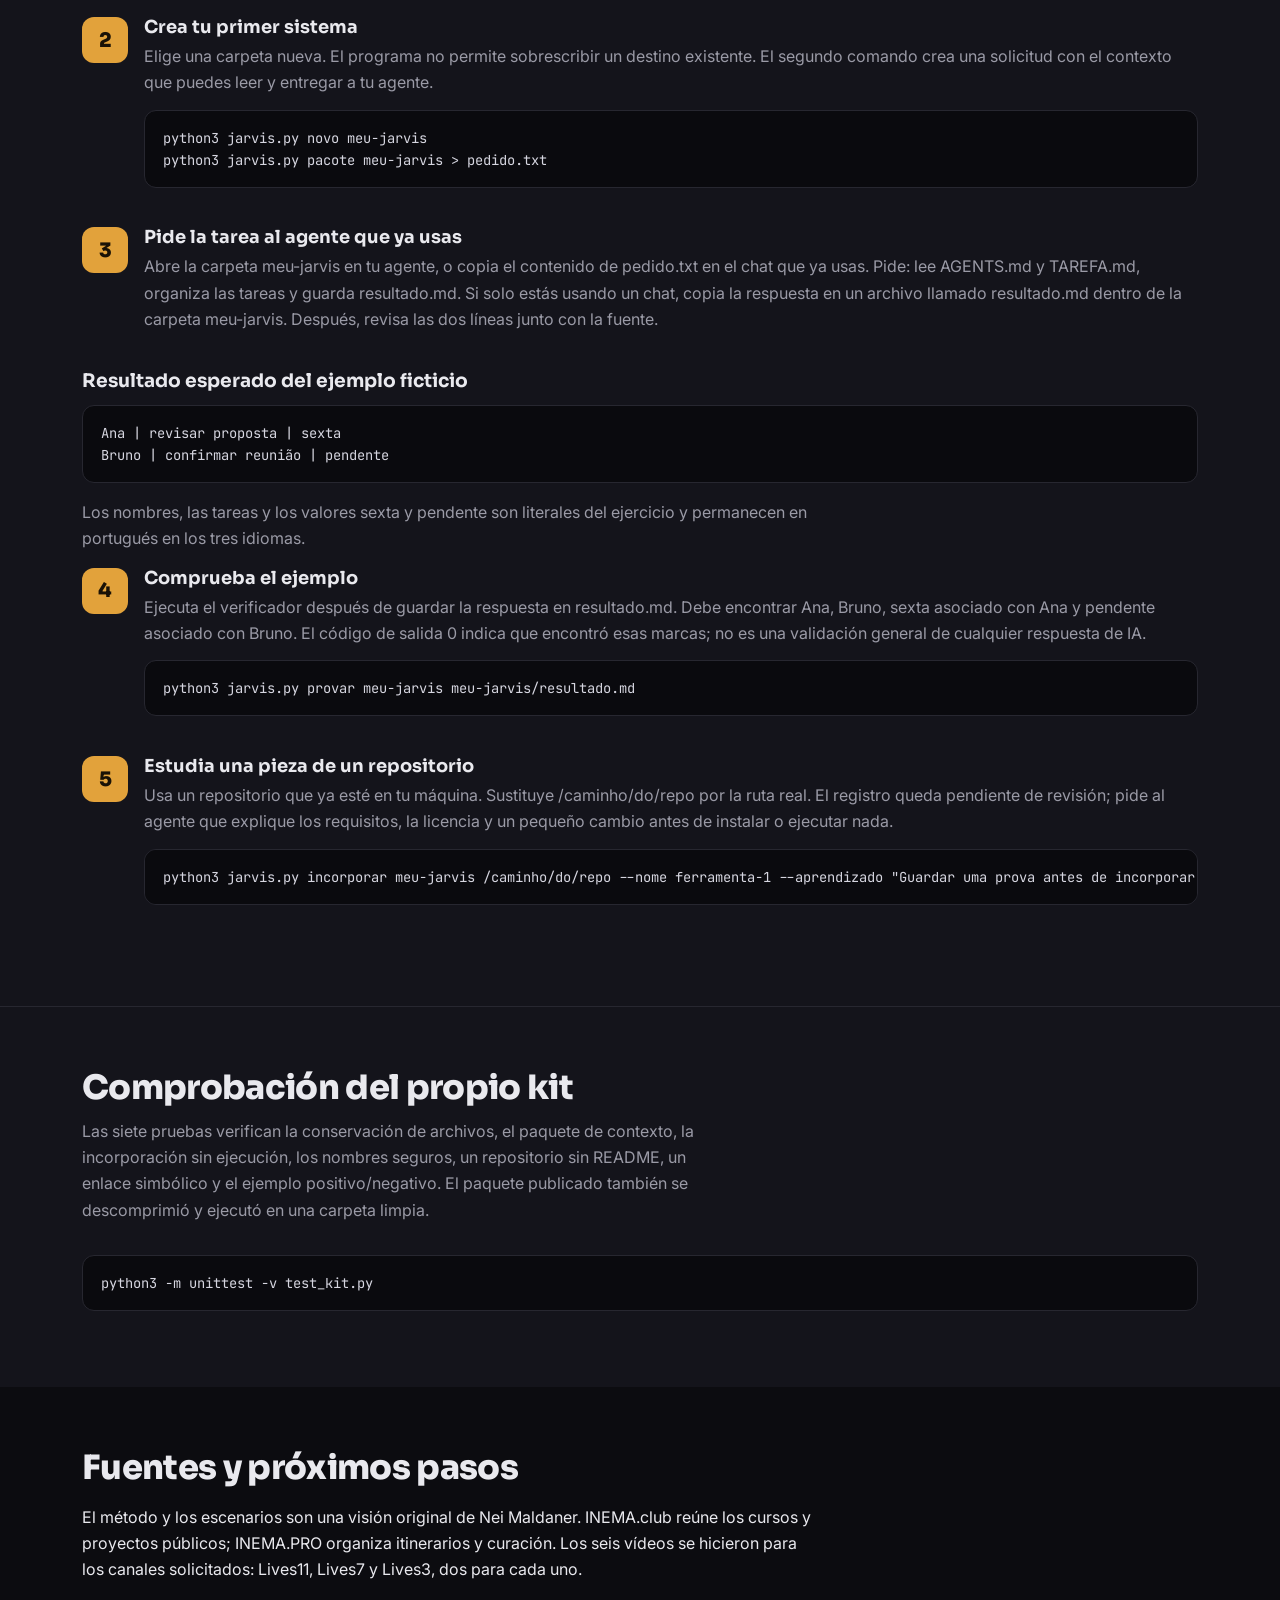
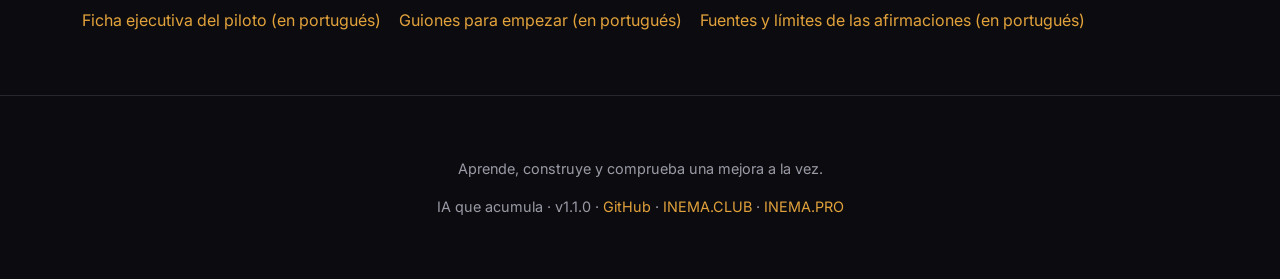
<file: guia/es/index.html>
<!doctype html><html lang="es"><head><meta charset="utf-8"><meta name="viewport" content="width=device-width,initial-scale=1"><title>IA que acumula — Tu Jarvis evoluciona contigo</title><meta name="description" content="Construye una base de trabajo con IA que conserva lo que aprendes. Mira los seis vídeos y empieza con el kit gratuito de contexto, repositorios y pruebas."><link rel="canonical" href="https://inematds.github.io/ia-que-acumula/guia/es/"><link rel="alternate" hreflang="pt-BR" href="https://inematds.github.io/ia-que-acumula/guia/"><link rel="alternate" hreflang="en" href="https://inematds.github.io/ia-que-acumula/guia/en/"><link rel="alternate" hreflang="es" href="https://inematds.github.io/ia-que-acumula/guia/es/"><link rel="preconnect" href="https://fonts.googleapis.com"><link rel="preconnect" href="https://fonts.gstatic.com" crossorigin><link href="https://fonts.googleapis.com/css2?family=Inter:wght@400;500;600;700&family=Sora:wght@600;700;800&family=JetBrains+Mono&display=swap" rel="stylesheet"><style>
  :root{
    --bg:#0c0c10; --bg2:#14141b; --card:#16161e; --line:#272730;
    --txt:#e9e9ee; --mut:#9a9aa6; --amb:#E2A23B; --amb2:#f0c070; --sky:#38bdf8; --pro:#cbd5e1;
    color-scheme:dark;
  }
  body.light{
    --bg:#f6f7f9; --bg2:#eceef2; --card:#ffffff; --line:#e1e3ea;
    --txt:#1a1a22; --mut:#5b5b68; --amb:#b9791d; --amb2:#a16207; --sky:#0369a1; --pro:#b45309;
    color-scheme:light;
  }
  body.light .hero .glow{opacity:.5}
  body.light pre{background:#0e0e14;color:#d6d6e0}
  body.light pre .c{color:#8a8a98}
  *{box-sizing:border-box}
  html{scroll-behavior:smooth}
  body{margin:0;background:var(--bg);color:var(--txt);font:16px/1.65 Inter,system-ui,sans-serif;-webkit-font-smoothing:antialiased}
  h1,h2,h3{font-family:Sora,sans-serif;line-height:1.15;margin:0}
  a{color:var(--amb);text-decoration:none}
  code,pre{font-family:"JetBrains Mono",monospace}
  .wrap{max-width:1160px;margin:0 auto;padding:0 22px}
  .mut{color:var(--mut)} .amb{color:var(--amb)}
  .chip{display:inline-block;font-size:.72rem;letter-spacing:.14em;text-transform:uppercase;color:var(--amb);font-weight:600;font-family:Sora}
  nav{position:sticky;top:0;z-index:30;backdrop-filter:blur(12px);background:rgba(12,12,16,.78);border-bottom:1px solid var(--line)}
  nav .wrap{display:flex;align-items:center;gap:22px;height:60px}
  nav .brand{display:flex;align-items:center;gap:8px;font-family:Sora;font-weight:800;letter-spacing:-.02em;color:var(--amb)}
  nav .brand .emoji{font-size:1.25rem}
  nav .sep{color:var(--mut);opacity:.45}
  nav .inema{color:var(--sky);font-weight:600;font-size:.88rem;font-family:Sora}
  nav .inema:hover{filter:brightness(1.15)}
  nav .pro{color:var(--pro);font-weight:600;font-size:.88rem;font-family:Sora}
  nav .pro:hover{filter:brightness(1.15)}
  nav .clubpro{display:inline-flex;align-items:center;gap:6px}
  nav .links{margin-left:auto;display:flex;align-items:center;gap:20px;font-size:.92rem}
  nav .links a.sec{color:var(--mut)} nav .links a.sec:hover{color:var(--txt)}
  .lang{display:inline-flex;gap:2px;font-family:Sora;font-size:.78rem}
  .lang a{color:var(--mut);padding:.2em .45em;border-radius:6px} .lang a.on{color:var(--amb);background:rgba(226,162,59,.12)}
  .tgl{background:var(--bg2);border:1px solid var(--line);color:var(--txt);width:38px;height:38px;border-radius:10px;cursor:pointer;display:inline-flex;align-items:center;justify-content:center;font-size:1.05rem}
  .tgl:hover{border-color:var(--amb)}
  .btn{display:inline-block;background:var(--amb);color:#1a1206;font-weight:600;padding:.6em 1.05em;border-radius:10px;font-family:Sora}
  .btn.ghost{background:transparent;color:var(--txt);border:1px solid var(--line)}
  @media(max-width:760px){nav .links a.sec{display:none}}
  @media(max-width:520px){nav .wrap{gap:8px;padding:8px 14px;height:auto;flex-wrap:wrap} nav .links{gap:8px;margin-left:0;width:100%;justify-content:space-between} nav .btn{padding:.45em .7em;font-size:.82rem} .tgl{width:34px;height:34px}}
  .hero{position:relative;overflow:hidden;border-bottom:1px solid var(--line)}
  .hero .glow{position:absolute;inset:-40% -20% auto auto;width:70%;height:600px;background:radial-gradient(closest-side,rgba(226,162,59,.22),transparent 70%);pointer-events:none}
  .hero .wrap{display:grid;grid-template-columns:1.1fr .9fr;gap:40px;align-items:center;padding:74px 22px}
  .hero h1{font-size:clamp(2.2rem,5vw,3.5rem);font-weight:800;letter-spacing:-.025em}
  .hero p.lead{font-size:1.18rem;color:var(--mut);margin:1.1em 0 1.6em;max-width:34ch}
  .hero .cta{display:flex;gap:12px;flex-wrap:wrap}
  .hero figure{margin:0;border-radius:16px;overflow:hidden;border:1px solid var(--line);box-shadow:0 30px 80px -30px #000}
  .hero figure img{width:100%;height:auto;display:block}
  .resumo{padding:38px 0 34px;border-bottom:1px solid var(--line)}
  .resumo p{font-size:1.12rem;line-height:1.7;max-width:74ch;margin:.55em 0 0}
  @media(max-width:780px){.hero .wrap{grid-template-columns:1fr;padding:48px 22px}}
  section{padding:62px 0;border-bottom:1px solid var(--line)}
  section h2{font-size:clamp(1.5rem,3.4vw,2.1rem);font-weight:800;letter-spacing:-.02em}
  section .sub{color:var(--mut);margin:.6em 0 2em;max-width:62ch}
  .grid{display:grid;gap:16px}
  .g3{grid-template-columns:repeat(3,1fr)} .g4{grid-template-columns:repeat(4,1fr)} .g2{grid-template-columns:repeat(2,1fr)}
  @media(max-width:820px){.g3,.g4{grid-template-columns:1fr 1fr}}
  @media(max-width:540px){.g2,.g3,.g4{grid-template-columns:1fr}}
  .card{background:var(--card);border:1px solid var(--line);border-radius:14px;padding:20px}
  .card h3{font-size:1.05rem;margin-bottom:.4em}
  .card p{color:var(--mut);font-size:.92rem;margin:0}
  .num{display:inline-flex;width:30px;height:30px;align-items:center;justify-content:center;border-radius:8px;background:rgba(226,162,59,.14);color:var(--amb);font-family:Sora;font-weight:800;font-size:.9rem;margin-bottom:.7em}
  .flow{display:flex;flex-wrap:wrap;gap:8px;align-items:center;margin-top:10px}
  .flow span{background:var(--bg2);border:1px solid var(--line);border-radius:999px;padding:.45em .9em;font-size:.85rem;font-family:Sora;font-weight:600}
  .flow .arr{color:var(--amb);border:none;background:none;padding:0 .1em}
  pre{background:#0a0a0e;border:1px solid var(--line);border-radius:12px;padding:16px 18px;overflow:auto;font-size:.86rem;line-height:1.6;color:#d6d6e0}
  pre .c{color:#6f6f7c} pre .k{color:var(--amb2)} pre .s{color:#9ece6a}
  .step{display:grid;grid-template-columns:46px minmax(0,1fr);gap:16px;margin-bottom:26px}
  .step>div,.card{min-width:0}
  p code,li code,td code{overflow-wrap:anywhere}
  .step .b{width:46px;height:46px;border-radius:12px;background:var(--amb);color:#1a1206;font-family:Sora;font-weight:800;font-size:1.25rem;display:flex;align-items:center;justify-content:center}
  .step h3{font-size:1.12rem;margin-bottom:.3em}
  .step p{color:var(--mut);margin:.2em 0 .7em}
  .ex{display:grid;grid-template-columns:1fr 1fr;gap:18px}
  @media(max-width:680px){.ex{grid-template-columns:1fr}}
  .ex figure{margin:0;border-radius:14px;overflow:hidden;border:1px solid var(--line)}
  .ex figure img{width:100%;height:auto;display:block}
  .ex figcaption{padding:12px 14px;font-size:.88rem;color:var(--mut);background:var(--card)}
  .phase{display:flex;gap:14px;padding:16px 0;border-bottom:1px solid var(--line)}
  .phase:last-child{border:none}
  .phase .tag{flex:0 0 92px;font-family:Sora;font-weight:800;color:var(--amb)}
  .phase .d strong{display:block;margin-bottom:.2em}
  .phase .d span{color:var(--mut);font-size:.92rem}
  footer{padding:46px 0;text-align:center;color:var(--mut);font-size:.9rem}
  .pill{display:inline-block;border:1px solid var(--line);border-radius:999px;padding:.3em .8em;font-size:.78rem;color:var(--mut);margin:0 4px}

.reading{max-width:74ch}.wide{width:100%;height:auto;display:block;border-radius:14px;margin:26px 0 0}.techhead{background:var(--bg2);border-top:2px solid var(--amb);padding:48px 0}.techzone{background:var(--bg2)}.techzone section:last-child{border-bottom:0}.videos{display:grid;grid-template-columns:repeat(3,minmax(0,1fr));gap:28px 20px}.video-card{min-width:0}.video-card h3{font-size:1.04rem;line-height:1.4;margin:12px 0 8px}.video-card p{font-size:.86rem;color:var(--mut);margin:8px 0}.video-card a{text-decoration:underline;text-underline-offset:3px}.player{aspect-ratio:16/9;position:relative;background:var(--bg2);border:1px solid var(--line);overflow:hidden;border-radius:12px}.player iframe{width:100%;height:100%;border:0;display:block}.play{border:0;background:transparent;width:100%;height:100%;padding:0;cursor:pointer;position:relative;display:block;color:var(--txt)}.play img{width:100%;height:100%;object-fit:cover;display:block}.play svg{position:absolute;left:calc(50% - 28px);top:calc(50% - 28px);width:56px;height:56px;filter:drop-shadow(0 3px 9px #0009)}.round{margin:36px 0 22px;font-size:1.3rem}.sim{margin:26px 0 0;padding:26px;background:var(--bg2);border:1px solid var(--line);border-radius:14px}.sim ul{padding-left:22px}.sim li{margin:12px 0}.sim button{border:1px solid var(--line);cursor:pointer;font:inherit}.sim .agent{display:inline-block;margin-left:14px;font-family:Sora,sans-serif;font-weight:700}.flow .arr{background:transparent}.techhead h2{margin:12px 0}.round-note{max-width:74ch}.source-links{display:flex;flex-wrap:wrap;gap:18px;margin-top:24px}a:focus-visible,button:focus-visible{outline:3px solid var(--sky);outline-offset:4px}section,header,.techhead{scroll-margin-top:100px}figure{margin:22px 0}figure img{max-width:100%;height:auto}.skip{position:absolute;left:14px;top:-100px;z-index:99;background:var(--amb);color:var(--bg);padding:10px}.skip:focus{top:8px}nav .brand{max-width:180px;line-height:1.2;font-size:.92rem}.reading p{margin:1em 0}.banner-grade{width:100%;height:auto;margin-top:28px;border-radius:14px}.graph figcaption{color:var(--mut);max-width:74ch;margin-top:14px}.video-language{font-size:.8rem}.clip-link{display:inline-block;margin-top:6px}body.light nav{background:var(--bg)}.brand svg{flex:0 0 20px;width:20px;height:20px}@media(max-width:940px){.videos{grid-template-columns:1fr 1fr}}@media(max-width:600px){.videos{grid-template-columns:1fr}.hero h1{font-size:2.2rem}.sim{padding:18px}section{padding:42px 0}.phase{flex-wrap:wrap}}@media(prefers-reduced-motion:reduce){html{scroll-behavior:auto}*{transition:none!important;animation:none!important}}
</style></head><body><a class="skip" href="#resumo">En resumen</a><nav><div class="wrap"><a class="brand" href="#top"><svg viewBox="0 0 24 24" aria-hidden="true" fill="none" stroke="currentColor" stroke-width="1.6"><path d="m3 7 9-4 9 4-9 4-9-4Zm0 5 9 4 9-4M3 17l9 4 9-4"/></svg>IA que acumula</a><span class="sep">|</span><span class="clubpro"><a class="inema" href="https://inema.club" target="_blank" rel="noopener">INEMA.CLUB</a><span class="sep">−</span><a class="pro" href="https://inema.pro" target="_blank" rel="noopener">PRO</a></span><div class="links"><a class="sec" href="#video">Vídeos</a><a class="sec" href="#metodo">Lo que conservas</a><a class="sec" href="#tecnico">Kit (parte técnica)</a><span class="lang" aria-label="Language"><a href="../" lang="pt">PT</a><a href="../en/" lang="en">EN</a><a href="./" lang="es" class="on" aria-current="page">ES</a></span><button class="tgl" id="theme" type="button" aria-label="Alternar entre tema claro y oscuro">☀</button><a class="btn" href="https://github.com/inematds/ia-que-acumula" target="_blank" rel="noopener">GitHub</a></div></div></nav>
<main id="top"><header class="hero"><div class="wrap"><div><h1><span class="amb">IA que acumula.</span><br>Tu próximo agente puede empezar donde lo dejaste.</h1><p class="lead">Lo que aprendes hoy puede convertirse mañana en una capacidad tuya. Con Jarvis, que evoluciona, reúnes contexto, aprovechas buenas piezas y mejoras tu sistema sin empezar de nuevo con cada herramienta.</p><div class="cta"><a class="btn" href="#video">Entenderlo con los vídeos</a><a class="btn ghost" href="https://github.com/inematds/ia-que-acumula/archive/refs/heads/main.zip">Descargar el kit gratuito</a></div></div><figure><img src="../assets/banner-es.jpg" alt="Tu Jarvis evoluciona contigo" width="1400" height="788" fetchpriority="high"></figure></div></header>
<section id="resumo" class="resumo"><div class="wrap"><h2>En resumen</h2><p>Un Jarvis es un asistente personal de IA que organizas para tu trabajo. IA que acumula es un kit de estudio y práctica para quienes quieren empezar su propio asistente o mejorar los agentes que ya usan. Ayuda a guardar instrucciones en archivos, estudiar una parte de la carpeta de un proyecto y revisar una tarea pequeña. Así, puedes reutilizar tu base cuando cambies de herramienta. Los videos explican la idea antes de la parte técnica; el ejercicio usa un agente que ya tengas.</p><img class="banner-grade" src="../assets/banner-grade-es.jpg" alt="APRENDE. CONSTRUYE. DEMUESTRA." width="1400" height="788" loading="lazy"></div></section>
<section id="video"><div class="wrap"><h2>Entiéndelo en unos 2 minutos</h2><p class="sub">Elige el punto de partida que mejor se adapte a ti. Son seis vídeos independientes, todos en portugués, organizados en dos rondas. Cada uno se entiende por sí solo.</p><h3 class="round">Construye tu Jarvis y conserva lo aprendido</h3><div class="videos"><article class="video-card" data-video-id="vB_O6xsU3l8"><div class="player"><button class="play" type="button" data-play="vB_O6xsU3l8" aria-label="Reproducir vídeo: ¿Estás aprendiendo IA para construir o para depender de ella?"><img src="../assets/video-onda-lives11.jpg" alt="" width="640" height="360" loading="lazy"><svg viewBox="0 0 56 56" aria-hidden="true"><circle cx="28" cy="28" r="27" fill="#0c0c10" stroke="#E2A23B" stroke-width="2"/><path d="M23 17L40 28 23 39Z" fill="#E2A23B"/></svg></button></div><p>LIVES11 · Visión y estrategia</p><h3>¿Estás aprendiendo IA para construir o para depender de ella?</h3><p class="video-language">Audio y subtítulos en portugués</p><a href="https://www.youtube.com/watch?v=vB_O6xsU3l8" target="_blank" rel="noopener">Ver en YouTube</a></article><article class="video-card" data-video-id="h_-Hup9KPvA"><div class="player"><button class="play" type="button" data-play="h_-Hup9KPvA" aria-label="Reproducir vídeo: ¿Tu agente cambia de herramienta y lo olvida todo? Construye un Jarvis que evoluciona"><img src="../assets/video-onda-lives7.jpg" alt="" width="640" height="360" loading="lazy"><svg viewBox="0 0 56 56" aria-hidden="true"><circle cx="28" cy="28" r="27" fill="#0c0c10" stroke="#E2A23B" stroke-width="2"/><path d="M23 17L40 28 23 39Z" fill="#E2A23B"/></svg></button></div><p>LIVES7 · Agentes en la práctica</p><h3>¿Tu agente cambia de herramienta y lo olvida todo? Construye un Jarvis que evoluciona</h3><p class="video-language">Audio y subtítulos en portugués</p><a href="https://www.youtube.com/watch?v=h_-Hup9KPvA" target="_blank" rel="noopener">Ver en YouTube</a></article><article class="video-card" data-video-id="dKIzL6vfJuI"><div class="player"><button class="play" type="button" data-play="dKIzL6vfJuI" aria-label="Reproducir vídeo: ¿Puedes empezar tu propio Jarvis con una tarea sencilla?"><img src="../assets/video-onda-lives3.jpg" alt="" width="640" height="360" loading="lazy"><svg viewBox="0 0 56 56" aria-hidden="true"><circle cx="28" cy="28" r="27" fill="#0c0c10" stroke="#E2A23B" stroke-width="2"/><path d="M23 17L40 28 23 39Z" fill="#E2A23B"/></svg></button></div><p>LIVES3 · Empezar desde cero</p><h3>¿Puedes empezar tu propio Jarvis con una tarea sencilla?</h3><p class="video-language">Audio y subtítulos en portugués</p><a href="https://www.youtube.com/watch?v=dKIzL6vfJuI" target="_blank" rel="noopener">Ver en YouTube</a></article></div><h3 class="round">Conocimiento que una empresa puede reconocer</h3><p class="sub round-note">La competencia por profesionales después de 2027 es la visión de Nei sobre un escenario posible, sin garantía de empleo ni ingresos.</p><div class="videos"><article class="video-card" data-video-id="u5r1WbLCECA"><div class="player"><button class="play" type="button" data-play="u5r1WbLCECA" aria-label="Reproducir vídeo: ¿Los ejecutivos suplicarán por este conocimiento? Mi visión para después de 2027"><img src="../assets/video-executivos-lives11.jpg" alt="" width="640" height="360" loading="lazy"><svg viewBox="0 0 56 56" aria-hidden="true"><circle cx="28" cy="28" r="27" fill="#0c0c10" stroke="#E2A23B" stroke-width="2"/><path d="M23 17L40 28 23 39Z" fill="#E2A23B"/></svg></button></div><p>LIVES11 · Visión y estrategia</p><h3>¿Los ejecutivos suplicarán por este conocimiento? Mi visión para después de 2027</h3><p class="video-language">Audio y subtítulos en portugués</p><a href="https://www.youtube.com/watch?v=u5r1WbLCECA" target="_blank" rel="noopener">Ver en YouTube</a></article><article class="video-card" data-video-id="z43_SC4TXqI"><div class="player"><button class="play" type="button" data-play="z43_SC4TXqI" aria-label="Reproducir vídeo: El ejecutivo pedirá resultados: ¿puede tu agente demostrarlos?"><img src="../assets/video-executivos-lives7.jpg" alt="" width="640" height="360" loading="lazy"><svg viewBox="0 0 56 56" aria-hidden="true"><circle cx="28" cy="28" r="27" fill="#0c0c10" stroke="#E2A23B" stroke-width="2"/><path d="M23 17L40 28 23 39Z" fill="#E2A23B"/></svg></button></div><p>LIVES7 · Agentes en la práctica</p><h3>El ejecutivo pedirá resultados: ¿puede tu agente demostrarlos?</h3><p class="video-language">Audio y subtítulos en portugués</p><a href="https://www.youtube.com/watch?v=z43_SC4TXqI" target="_blank" rel="noopener">Ver en YouTube</a></article><article class="video-card" data-video-id="mpg1y5G99SQ"><div class="player"><button class="play" type="button" data-play="mpg1y5G99SQ" aria-label="Reproducir vídeo: Después de 2027, ¿quién podrá mostrar lo que sabe hacer con IA?"><img src="../assets/video-executivos-lives3.jpg" alt="" width="640" height="360" loading="lazy"><svg viewBox="0 0 56 56" aria-hidden="true"><circle cx="28" cy="28" r="27" fill="#0c0c10" stroke="#E2A23B" stroke-width="2"/><path d="M23 17L40 28 23 39Z" fill="#E2A23B"/></svg></button></div><p>LIVES3 · Empezar desde cero</p><h3>Después de 2027, ¿quién podrá mostrar lo que sabe hacer con IA?</h3><p class="video-language">Audio y subtítulos en portugués</p><a href="https://www.youtube.com/watch?v=mpg1y5G99SQ" target="_blank" rel="noopener">Ver en YouTube</a></article></div></div></section>
<section id="metodo"><div class="wrap"><h2>La herramienta cambia. Tu base puede continuar.</h2><p class="sub">Construir tu propio sistema significa entender el papel de cada pieza y aprender a combinarlas. Puedes aprovechar proyectos existentes y servicios de terceros. No hace falta escribir todas las bibliotecas ni entrenar un modelo desde cero.</p><div class="sim"><h3>Cambia de herramienta. Mira qué permanece.</h3><ul><li><strong>Tu contexto</strong> — Objetivo, reglas y decisiones confirmadas</li><li><strong>Las piezas que eliges</strong> — Repositorios y herramientas estudiados</li><li><strong>La prueba que compruebas</strong> — Un ejemplo con el resultado esperado</li></ul><button class="btn ghost" id="switch-agent" type="button">Cambiar de agente</button><span class="agent" id="agent-name" role="status">Agente A</span><p class="mut reading">Simulación visual: el botón cambia el agente y mantiene el mismo contexto. Esta demostración no ejecuta inteligencia artificial.</p></div></div></section>
<section id="aceleracao"><div class="wrap"><h2>La aceleración es el motivo para aprender a adaptarse</h2><figure class="graph"><img class="wide" src="../assets/grafico-ia-exponencial.jpg" alt="Curva conceptual de la aceleración de la IA, con un asistente personal modular y una plataforma cerrada al fondo" width="1400" height="788" loading="lazy"><figcaption>La curva exponencial es una ilustración conceptual en portugués, sin escala numérica, fechas ni predicción medida. Representa la idea de aceleración; no demuestra que todas las capacidades de IA crezcan así.</figcaption></figure></div></section>
<section id="plano"><div class="wrap"><h2>Una mejora que puedes explicar</h2><p class="sub">Empieza con una tarea que conozcas. En el ejemplo ficticio del kit, Ana tiene que revisar una propuesta antes de sexta. Bruno tiene que confirmar una reunión, pero no indicó el plazo.</p><div class="grid g3"><div class="card"><h3>Elige un resultado</h3><p>Pide una lista con persona, tarea y plazo. Explica qué debe aparecer antes de elegir la herramienta.</p></div><div class="card"><h3>Crea una base propia</h3><p>Guarda el contexto y las instrucciones en archivos legibles. Cuando encuentres una buena pieza, estudia su origen, licencia y una pequeña adaptación.</p></div><div class="card"><h3>Comprueba y conserva lo aprendido</h3><p>El plazo de Bruno debe seguir como pendente. Si el agente inventa una fecha, corrige la regla y repite la prueba. Solo una mejora confirmada se incorpora a la memoria.</p></div></div><div class="reading"><h3 style="margin-top:34px">Para llevar la idea a una empresa</h3><p>Muestra un problema definido, una demostración funcional y cómo se comprobó el resultado. Compara todo el proceso, incluido el tiempo de revisión y corrección. La ficha ejecutiva del kit ayuda a organizar este piloto; solo se deben declarar beneficios después de medirlos.</p></div></div></section>
<div id="tecnico" class="techhead"><div class="wrap"><span class="chip">Parte técnica</span><h2>El kit: convierte la idea en tu primer ejercicio</h2><p class="mut">No necesitas esta parte para entender los vídeos y la propuesta anterior.</p></div></div><div class="techzone"><section id="oque"><div class="wrap"><h2>Qué hace el kit hoy</h2><p class="sub">El programa se ejecuta localmente, sin dependencias externas ni llamadas a la red. Organiza el trabajo de un agente existente; no incluye un modelo de IA ni las integraciones de un Jarvis completo. Un repositorio es la carpeta de un proyecto; un hash es una identificación del contenido de un archivo, usada para reconocer la versión revisada.</p><ol class="reading"><li>Crea una carpeta con un objetivo, contexto, reglas, memoria y una tarea ficticia.</li><li>Registra documentos y hashes de un repositorio local para revisarlos, sin instalar ni ejecutar su código.</li><li>Comprueba cuatro marcas del ejercicio Ana/Bruno y guarda un recibo con el hash del resultado. Un caso nuevo necesita una prueba nueva.</li></ol></div></section><section id="pre"><div class="wrap"><h2>Antes de empezar</h2><p class="reading">Para ejecutar el kit, usa Python 3.10 o posterior y un terminal. Para la parte de IA, usa un agente al que ya tengas acceso. Los comandos siguientes usan python3, habitual en Linux y macOS; en Windows, sustituye ese inicio por py -3. El programa del kit no necesita ninguna clave de API.</p></div></section><section id="guia"><div class="wrap"><h2>Primer uso</h2><div class="step"><div class="b">1</div><div><h3>Descarga y abre la carpeta del proyecto</h3><p>Descarga el ZIP, descomprímelo y abre el terminal en la carpeta que contiene jarvis.py. Si prefieres usar Git, estos comandos obtienen el mismo código:</p><pre><code>git clone https://github.com/inematds/ia-que-acumula.git
cd ia-que-acumula</code></pre></div></div><div class="step"><div class="b">2</div><div><h3>Crea tu primer sistema</h3><p>Elige una carpeta nueva. El programa no permite sobrescribir un destino existente. El segundo comando crea una solicitud con el contexto que puedes leer y entregar a tu agente.</p><pre><code>python3 jarvis.py novo meu-jarvis
python3 jarvis.py pacote meu-jarvis &gt; pedido.txt</code></pre></div></div><div class="step"><div class="b">3</div><div><h3>Pide la tarea al agente que ya usas</h3><p>Abre la carpeta meu-jarvis en tu agente, o copia el contenido de pedido.txt en el chat que ya usas. Pide: lee AGENTS.md y TAREFA.md, organiza las tareas y guarda resultado.md. Si solo estás usando un chat, copia la respuesta en un archivo llamado resultado.md dentro de la carpeta meu-jarvis. Después, revisa las dos líneas junto con la fuente.</p></div></div><h3>Resultado esperado del ejemplo ficticio</h3><pre><code>Ana | revisar proposta | sexta
Bruno | confirmar reunião | pendente</code></pre><p class="mut reading">Los nombres, las tareas y los valores sexta y pendente son literales del ejercicio y permanecen en portugués en los tres idiomas.</p><div class="step"><div class="b">4</div><div><h3>Comprueba el ejemplo</h3><p>Ejecuta el verificador después de guardar la respuesta en resultado.md. Debe encontrar Ana, Bruno, sexta asociado con Ana y pendente asociado con Bruno. El código de salida 0 indica que encontró esas marcas; no es una validación general de cualquier respuesta de IA.</p><pre><code>python3 jarvis.py provar meu-jarvis meu-jarvis/resultado.md</code></pre></div></div><div class="step"><div class="b">5</div><div><h3>Estudia una pieza de un repositorio</h3><p>Usa un repositorio que ya esté en tu máquina. Sustituye /caminho/do/repo por la ruta real. El registro queda pendiente de revisión; pide al agente que explique los requisitos, la licencia y un pequeño cambio antes de instalar o ejecutar nada.</p><pre><code>python3 jarvis.py incorporar meu-jarvis /caminho/do/repo --nome ferramenta-1 --aprendizado &quot;Guardar uma prova antes de incorporar&quot;</code></pre></div></div></div></section><section id="testes"><div class="wrap"><h2>Comprobación del propio kit</h2><p class="sub">Las siete pruebas verifican la conservación de archivos, el paquete de contexto, la incorporación sin ejecución, los nombres seguros, un repositorio sin README, un enlace simbólico y el ejemplo positivo/negativo. El paquete publicado también se descomprimió y ejecutó en una carpeta limpia.</p><pre><code>python3 -m unittest -v test_kit.py</code></pre></div></section></div><section id="fontes"><div class="wrap"><h2>Fuentes y próximos pasos</h2><p class="reading">El método y los escenarios son una visión original de Nei Maldaner. INEMA.club reúne los cursos y proyectos públicos; INEMA.PRO organiza itinerarios y curación. Los seis vídeos se hicieron para los canales solicitados: Lives11, Lives7 y Lives3, dos para cada uno.</p><div class="source-links"><a href="../../FICHA-EXECUTIVA.md">Ficha ejecutiva del piloto (en portugués)</a><a href="../../COMECE-POR-AQUI.md">Guiones para empezar (en portugués)</a><a href="../../FONTES.md">Fuentes y límites de las afirmaciones (en portugués)</a></div></div></section></main><footer><div class="wrap"><p>Aprende, construye y comprueba una mejora a la vez.</p><p>IA que acumula · v1.1.0 · <a href="https://github.com/inematds/ia-que-acumula">GitHub</a> · <a href="https://inema.club" target="_blank" rel="noopener">INEMA.CLUB</a> · <a href="https://inema.pro" target="_blank" rel="noopener">INEMA.PRO</a></p></div></footer><script>(()=>{const theme=document.getElementById('theme'),key='ia-que-acumula-theme';function apply(light){document.body.classList.toggle('light',light);theme.textContent=light?'☾':'☀';theme.setAttribute('aria-pressed',String(light))}try{apply(localStorage.getItem(key)==='light')}catch{}theme.addEventListener('click',()=>{const light=!document.body.classList.contains('light');apply(light);try{localStorage.setItem(key,light?'light':'dark')}catch{}});const words={"agentA": "Agente A", "agentB": "Agente B"};let alternate=false;document.getElementById('switch-agent').addEventListener('click',()=>{alternate=!alternate;document.getElementById('agent-name').textContent=alternate?words.agentB:words.agentA});document.querySelectorAll('[data-play]').forEach(button=>button.addEventListener('click',()=>{const frame=document.createElement('iframe');frame.src='https://www.youtube-nocookie.com/embed/'+button.dataset.play+'?autoplay=1';frame.title=button.getAttribute('aria-label');frame.allow='accelerometer; autoplay; clipboard-write; encrypted-media; gyroscope; picture-in-picture; web-share';frame.allowFullscreen=true;frame.referrerPolicy='strict-origin-when-cross-origin';button.parentElement.replaceChildren(frame)}))})();</script></body></html>
</file>
